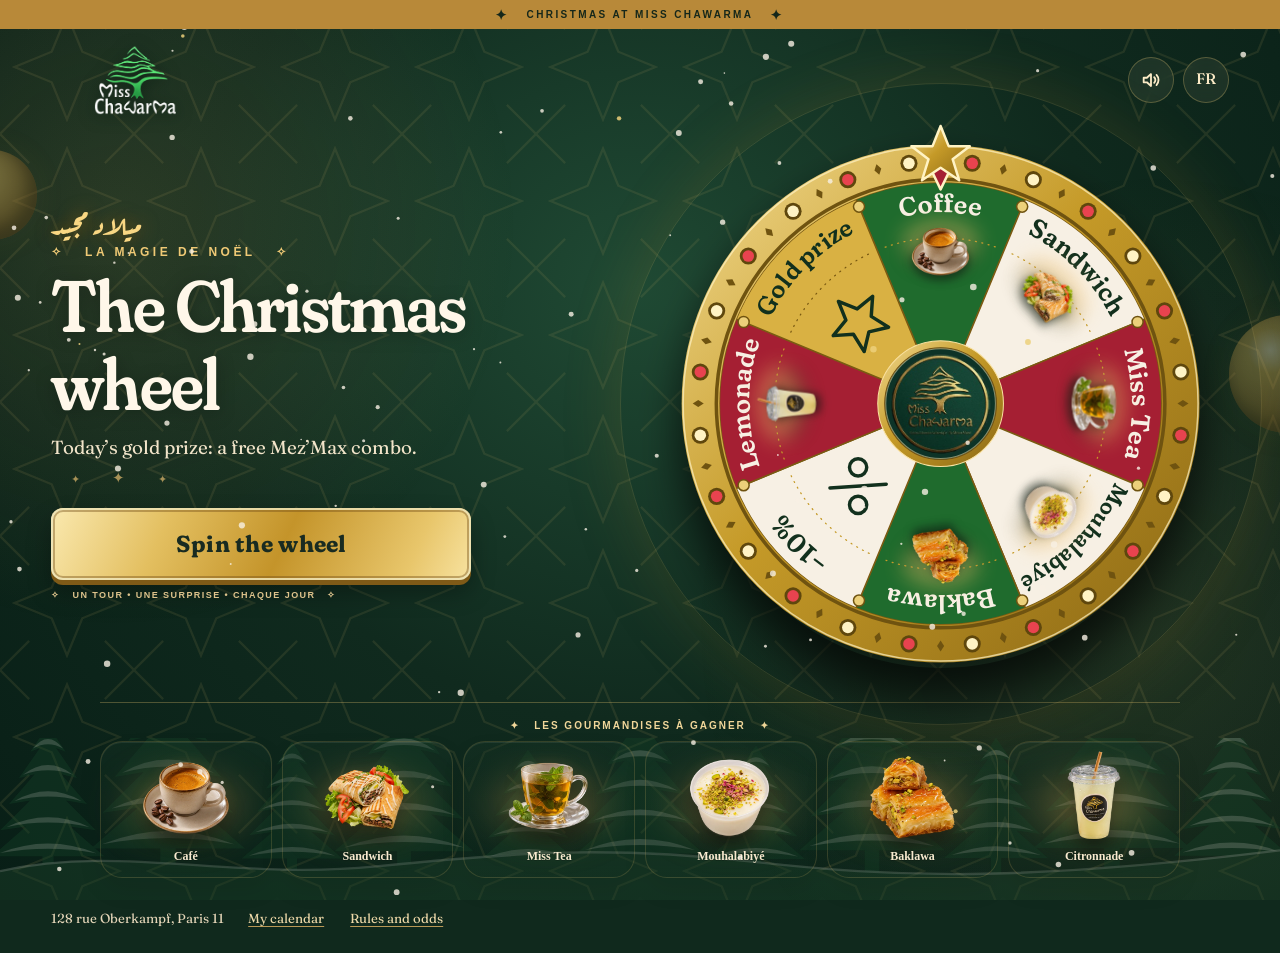
<file: frontend/index.html>
<!doctype html>
<html lang="fr">
  <head>
    <meta charset="utf-8" />
    <meta name="viewport" content="width=device-width, initial-scale=1" />
    <meta name="theme-color" content="#0f2a1a" />
    <title>La roue de Noël Miss Chawarma</title>
    <meta
      name="description"
      content="Tournez la roue de Noël de Miss Chawarma, 128 rue Oberkampf, Paris 11e. Chaque tour gagne."
    />
    <style>
      @font-face {
        font-family: "Fraunces";
        src: url([data-uri])
          format("woff2");
        font-weight: 100 900;
        font-display: swap;
      }
      @font-face {
        font-family: "Aref Ruqaa";
        src: url([data-uri])
          format("woff2");
        font-weight: 700;
        font-display: swap;
      }
      /* Layout : une seule scène sans défilement. Téléphone et iPad portrait empilés, iPad paysage et ordi en deux colonnes, le plateau de cuivre à droite. */
      :root {
        color-scheme: dark;
        --forest: #0f2a1a;
        --pine: #164f22;
        --green: #1f6b2d;
        --gold: #c59a28;
        --gold-light: #ecd07a;
        --cream: #f7f0e4;
        --pomegranate: #a51f33;
        --ink: #12301d;
        --display: "Fraunces", Georgia, "Times New Roman", serif;
        --chrome: 372px;
      }
      * {
        box-sizing: border-box;
      }
      html,
      body {
        height: 100%;
        margin: 0;
      }
      body {
        background: var(--forest);
        color: var(--cream);
        font-family: var(--display);
        font-size: 17px;
        line-height: 1.45;
        -webkit-tap-highlight-color: transparent;
        overflow-x: hidden;
      }
      button {
        font: inherit;
        color: inherit;
        cursor: pointer;
      }
      a {
        color: inherit;
      }
      :focus-visible {
        outline: 3px solid var(--gold-light);
        outline-offset: 3px;
        border-radius: 6px;
      }

      .tile {
        position: fixed;
        inset: 0;
        opacity: 0.07;
        background-size: 92px 92px;
        background-image: url("data:image/svg+xml,%3Csvg xmlns='http://www.w3.org/2000/svg' viewBox='0 0 92 92' fill='none' stroke='%23ecd07a' stroke-width='1.6'%3E%3Cpath d='M46 10l10.5 25.5L82 46 56.5 56.5 46 82 35.5 56.5 10 46l25.5-10.5z'/%3E%3Cpath d='M0 0l20 20M92 0L72 20M0 92l20-20M92 92L72 72'/%3E%3C/svg%3E");
      }
      #snow,
      .forest {
        position: fixed;
        left: 0;
        right: 0;
        pointer-events: none;
      }
      #snow {
        top: 0;
        width: 100%;
        height: 100%;
        z-index: 3;
      }
      .forest {
        bottom: 0;
        height: 27dvh;
        z-index: 0;
      }
      .forest svg {
        display: block;
        width: 100%;
        height: 100%;
      }

      .app {
        position: relative;
        z-index: 2;
        overflow: clip;
        min-height: 100%;
        display: grid;
        grid-template-rows: auto 1fr auto;
      }
      .top {
        display: flex;
        align-items: center;
        justify-content: space-between;
        padding: 12px 16px 4px;
      }
      .brand {
        font-style: normal;
        font-size: 1.3rem;
        font-weight: 600;
        letter-spacing: -0.01em;
        font-variation-settings:
          "SOFT" 100,
          "WONK" 1,
          "opsz" 40;
        text-decoration: none;
        color: var(--gold-light);
      }
      .tools {
        display: flex;
        gap: 6px;
      }
      .tool {
        min-width: 44px;
        height: 44px;
        display: grid;
        place-items: center;
        background: none;
        border: 0;
        color: var(--cream);
        font-size: 0.95rem;
        font-weight: 500;
        border-radius: 10px;
      }
      .tool svg {
        width: 22px;
        height: 22px;
      }

      .stage {
        display: grid;
        grid-template-areas: "intro" "wheel" "cta";
        justify-items: center;
        align-content: center;
        gap: clamp(8px, 1.5dvh, 22px);
        padding: 0 16px;
        text-align: center;
      }
      .intro {
        grid-area: intro;
        display: grid;
        gap: 2px;
      }
      .ar {
        margin: 0;
        font-family: "Aref Ruqaa", serif;
        font-weight: 700;
        font-size: 1.45rem;
        line-height: 1.15;
        color: var(--gold-light);
      }
      h1 {
        margin: 0;
        font-size: clamp(2.5rem, 11.5vw, 4.6rem);
        font-weight: 600;
        line-height: 1;
        letter-spacing: -0.025em;
        font-variation-settings:
          "SOFT" 100,
          "WONK" 1,
          "opsz" 144;
        text-wrap: balance;
      }
      .sub {
        margin: 6px auto 0;
        max-width: 30em;
        font-size: 1.05rem;
        font-weight: 400;
        color: #e8e2d2;
      }

      .wheel {
        grid-area: wheel;
        position: relative;
        width: min(90vw, calc(100dvh - var(--chrome)));
        min-width: 220px;
        aspect-ratio: 1;
        touch-action: none;
        user-select: none;
        -webkit-user-select: none;
        cursor: grab;
      }
      .wheel.dragging {
        cursor: grabbing;
      }
      .wheel::before {
        content: "";
        position: absolute;
        inset: -14%;
        border-radius: 50%;
        background: radial-gradient(
          closest-side,
          rgba(236, 208, 122, 0.3),
          rgba(236, 208, 122, 0)
        );
        pointer-events: none;
      }
      .wheel::after {
        content: "";
        position: absolute;
        inset: 6% 6% 3%;
        border-radius: 50%;
        box-shadow: 0 26px 50px rgba(0, 0, 0, 0.55);
        pointer-events: none;
      }
      .wheel svg {
        position: absolute;
        inset: 0;
        width: 100%;
        height: 100%;
        display: block;
        z-index: 1;
      }
      #rotor {
        will-change: transform;
      }
      #overlay {
        pointer-events: none;
        z-index: 2;
      }
      .label {
        font-family: var(--display);
        font-weight: 600;
        font-variation-settings:
          "SOFT" 100,
          "opsz" 40;
      }
      .bulb {
        transition: fill 0.08s linear;
      }
      #glow {
        opacity: 0;
      }
      #glow.on {
        animation: glow 0.34s ease-in-out 4 alternate;
      }
      @keyframes glow {
        to {
          opacity: 1;
        }
      }
      #flipper {
        transform-box: view-box;
        transform-origin: 0 -512px;
      }

      .cta {
        grid-area: cta;
        display: grid;
        gap: 6px;
        justify-items: center;
        width: 100%;
      }
      .spin {
        min-height: 62px;
        width: min(100%, 380px);
        padding: 0 30px;
        border: 0;
        border-radius: 16px;
        background: linear-gradient(180deg, #ecd07a, #c59a28 62%, #a87f18);
        color: var(--ink);
        font-size: 1.3rem;
        font-weight: 700;
        font-variation-settings:
          "SOFT" 100,
          "opsz" 40;
        box-shadow:
          inset 0 0 0 2px rgba(255, 247, 214, 0.65),
          inset 0 0 0 4px rgba(120, 86, 8, 0.5),
          0 7px 0 #6f5310,
          0 16px 26px rgba(0, 0, 0, 0.4);
        transition:
          transform 0.08s,
          box-shadow 0.08s,
          filter 0.2s;
      }
      .spin:active:not(:disabled) {
        transform: translateY(5px);
        box-shadow:
          inset 0 0 0 2px rgba(255, 247, 214, 0.65),
          inset 0 0 0 4px rgba(120, 86, 8, 0.5),
          0 2px 0 #6f5310,
          0 6px 12px rgba(0, 0, 0, 0.4);
      }
      .spin:disabled {
        filter: saturate(0.55) brightness(0.82);
        cursor: default;
      }
      .hint {
        margin: 6px 0 0;
        font-size: 0.95rem;
        font-style: italic;
        color: #e8e2d2;
      }
      @media (hover: hover) and (pointer: fine) {
        .hint {
          display: none;
        }
      }

      .foot {
        display: flex;
        flex-wrap: wrap;
        gap: 0 18px;
        justify-content: center;
        align-items: center;
        padding: 6px 16px calc(10px + env(safe-area-inset-bottom));
        font-size: 0.92rem;
      }
      .link {
        background: none;
        border: 0;
        padding: 8px 2px;
        text-decoration: underline;
        text-underline-offset: 3px;
        min-height: 44px;
      }

      /* iPad portrait */
      @media (min-width: 700px) and (min-height: 800px) {
        :root {
          --chrome: 400px;
        }
        .top {
          padding: 20px 32px 4px;
        }
        .brand {
          font-size: 1.6rem;
        }
        .ar {
          font-size: 1.9rem;
        }
        .sub {
          font-size: 1.25rem;
        }
        .spin {
          min-height: 72px;
          font-size: 1.5rem;
          width: min(100%, 440px);
        }
        .hint {
          font-size: 1.1rem;
        }
        .foot {
          font-size: 1.05rem;
        }
      }
      /* Paysage : iPad couché et ordi */
      @media (min-aspect-ratio: 5/4) and (min-width: 640px) {
        .stage {
          grid-template-areas: "intro wheel" "cta wheel";
          grid-template-columns: minmax(0, 1fr) auto;
          grid-template-rows: 1fr 1fr;
          justify-items: start;
          align-content: stretch;
          column-gap: clamp(24px, 5vw, 90px);
          row-gap: clamp(14px, 3dvh, 34px);
          width: 100%;
          max-width: 1320px;
          margin: 0 auto;
          padding: 0 clamp(20px, 5vw, 72px);
          text-align: left;
        }
        .intro {
          align-self: end;
          gap: 6px;
        }
        .cta {
          align-self: start;
          justify-items: start;
        }
        .wheel {
          align-self: center;
          width: min(52vw, calc(100dvh - 130px));
        }
        h1 {
          font-size: clamp(3rem, 7.6vw, 7.4rem);
          max-width: 6.2em;
          line-height: 0.96;
        }
        .sub {
          margin-left: 0;
          font-size: clamp(1.05rem, 1.7vw, 1.5rem);
          max-width: 23em;
        }
        .ar {
          font-size: clamp(1.5rem, 2.6vw, 2.6rem);
        }
        .foot {
          justify-content: flex-start;
          max-width: 1320px;
          width: 100%;
          margin: 0 auto;
          padding-left: clamp(20px, 5vw, 72px);
        }
        .top {
          max-width: 1320px;
          width: 100%;
          margin: 0 auto;
          padding-left: clamp(20px, 5vw, 72px);
          padding-right: clamp(20px, 5vw, 72px);
        }
      }
      /* Petits écrans : on garde le plateau et le bouton */
      @media (max-height: 690px) and (max-aspect-ratio: 5/4) {
        :root {
          --chrome: 290px;
        }
        .ar,
        .sub {
          display: none;
        }
        .spin {
          min-height: 56px;
        }
        .hint {
          display: none;
        }
      }
      @media (max-height: 520px) and (min-aspect-ratio: 5/4) {
        .sub,
        .ar,
        .hint {
          display: none;
        }
        h1 {
          font-size: 2.7rem;
        }
        .spin {
          min-height: 54px;
          font-size: 1.15rem;
        }
        .foot {
          display: none;
        }
        .wheel {
          width: min(46vw, calc(100dvh - 66px));
        }
        .top {
          padding-top: 6px;
          padding-bottom: 0;
        }
      }

      /* Ticket */
      dialog {
        border: 0;
        padding: 0;
        background: transparent;
        color: var(--ink);
        max-width: none;
        max-height: none;
        width: 100%;
        height: 100%;
        overflow: auto;
      }
      dialog::backdrop {
        background: rgba(6, 20, 12, 0.76);
      }
      dialog[open] {
        display: grid;
        place-items: center;
        padding: 16px;
      }
      #confetti {
        position: fixed;
        inset: 0;
        width: 100%;
        height: 100%;
        pointer-events: none;
        z-index: 5;
      }
      .ticket {
        position: relative;
        width: min(100%, 410px);
        background: var(--cream);
        border-radius: 20px;
        padding: 30px 24px 20px;
        text-align: center;
        box-shadow: 0 30px 70px rgba(0, 0, 0, 0.6);
        display: grid;
        gap: 12px;
        -webkit-mask:
          radial-gradient(circle 13px at 0 var(--cut), transparent 98%, #000)
            left/51% 100% no-repeat,
          radial-gradient(circle 13px at 100% var(--cut), transparent 98%, #000)
            right/51% 100% no-repeat;
        mask:
          radial-gradient(circle 13px at 0 var(--cut), transparent 98%, #000)
            left/51% 100% no-repeat,
          radial-gradient(circle 13px at 100% var(--cut), transparent 98%, #000)
            right/51% 100% no-repeat;
        --cut: 62%;
      }
      dialog[open] .ticket {
        animation: land 0.6s cubic-bezier(0.2, 1.3, 0.4, 1);
      }
      @keyframes land {
        from {
          transform: translateY(40px) scale(0.82) rotate(-3deg);
          opacity: 0;
        }
      }
      .close {
        position: absolute;
        top: 6px;
        right: 6px;
        width: 44px;
        height: 44px;
        background: none;
        border: 0;
        display: grid;
        place-items: center;
        color: var(--ink);
      }
      .close svg {
        width: 20px;
        height: 20px;
      }
      .medal {
        width: 96px;
        height: 96px;
        margin: 0 auto;
        border-radius: 50%;
        background: var(--green);
        color: var(--cream);
        display: grid;
        place-items: center;
        box-shadow:
          0 0 0 3px var(--cream),
          0 0 0 6px var(--gold);
      }
      .medal svg {
        width: 62px;
        height: 62px;
      }
      .medal.is-gold {
        background: linear-gradient(145deg, #ecd07a, #c59a28 60%, #a87f18);
        color: var(--ink);
      }
      .won {
        margin: 4px 0 0;
        font-size: 1.05rem;
        font-style: italic;
        color: var(--pomegranate);
      }
      .prize {
        margin: 0;
        font-size: clamp(1.8rem, 8vw, 2.3rem);
        line-height: 1.05;
        font-weight: 600;
        letter-spacing: -0.02em;
        font-variation-settings:
          "SOFT" 100,
          "WONK" 1,
          "opsz" 144;
        text-wrap: balance;
      }
      .terms {
        margin: 0;
        font-size: 0.98rem;
        line-height: 1.35;
        color: #3a4f40;
      }
      .rip {
        border: 0;
        border-top: 2px dashed #b9ab8c;
        margin: 2px 0 0;
        width: 100%;
      }
      .codebox {
        position: relative;
        overflow: hidden;
        background: var(--ink);
        color: var(--gold-light);
        border-radius: 12px;
        padding: 10px 12px 8px;
      }
      .codebox::after {
        content: "";
        position: absolute;
        top: 0;
        bottom: 0;
        width: 38%;
        left: -40%;
        background: linear-gradient(
          100deg,
          transparent,
          rgba(255, 244, 205, 0.34),
          transparent
        );
        animation: sheen 2.6s linear infinite;
      }
      @keyframes sheen {
        to {
          left: 110%;
        }
      }
      .code {
        font-size: 1.9rem;
        font-weight: 700;
        letter-spacing: 0.07em;
        font-variant-numeric: tabular-nums;
        line-height: 1.1;
      }
      .clock {
        font-size: 0.92rem;
        color: var(--cream);
        font-variant-numeric: tabular-nums;
      }
      .staff {
        min-height: 50px;
        background: none;
        border: 2px solid var(--ink);
        border-radius: 12px;
        color: var(--ink);
        font-size: 1rem;
        font-weight: 600;
        padding: 6px 12px;
      }
      .staffform {
        display: grid;
        gap: 6px;
        text-align: left;
        font-size: 1rem;
      }
      .staffform[hidden] {
        display: none;
      }
      .pinrow {
        display: flex;
        gap: 8px;
      }
      .pinrow input {
        flex: 1;
        min-width: 0;
      }
      .pinrow button {
        min-height: 50px;
        padding: 0 18px;
        border: 0;
        border-radius: 12px;
        background: var(--ink);
        color: var(--cream);
        font-weight: 600;
      }
      input[type="text"],
      input[type="password"] {
        width: 100%;
        height: 52px;
        padding: 0 14px;
        border: 2px solid var(--ink);
        border-radius: 12px;
        background: #fffdf7;
        color: var(--ink);
        font: inherit;
        font-size: 1.1rem;
      }
      .err {
        margin: 0;
        color: var(--pomegranate);
        font-size: 0.98rem;
        line-height: 1.3;
        font-weight: 500;
      }
      .err:empty {
        display: none;
      }
      .after {
        display: flex;
        flex-wrap: wrap;
        justify-content: center;
        gap: 0 20px;
        font-size: 0.98rem;
      }
      .after a,
      .after button {
        display: inline-flex;
        align-items: center;
        min-height: 44px;
        background: none;
        border: 0;
        padding: 0;
        text-decoration: underline;
        text-underline-offset: 3px;
        color: var(--ink);
      }
      .after [hidden] {
        display: none;
      }
      @media (max-aspect-ratio: 5/4) {
        html[lang="en"] h1 {
          font-size: clamp(2.1rem, 9vw, 4.6rem);
        }
      }
      .brand img {
        display: block;
        height: 60px;
        width: auto;
        margin: -8px 0;
      }
      @media (min-width: 700px) and (min-height: 800px),
        (min-aspect-ratio: 5/4) and (min-width: 640px) {
        .brand img {
          height: 78px;
          margin: -12px 0;
        }
      }
      @media (max-height: 520px) {
        .brand img {
          height: 44px;
          margin: 0;
        }
      }
      .stamp {
        position: absolute;
        left: 50%;
        top: 24%;
        transform: translate(-50%, -50%) rotate(-14deg);
        padding: 4px 22px;
        border: 5px solid var(--pomegranate);
        border-radius: 12px;
        color: var(--pomegranate);
        font-size: 2.9rem;
        font-weight: 800;
        font-variation-settings:
          "SOFT" 0,
          "opsz" 144;
        background: rgba(247, 240, 228, 0.74);
        display: none;
      }
      .ticket.used .stamp {
        display: block;
        animation: stamp 0.28s cubic-bezier(0.3, 1.4, 0.5, 1);
      }
      .ticket.used .staff,
      .ticket.used .staffform,
      .ticket.used .codebox::after {
        display: none;
      }
      @keyframes stamp {
        from {
          transform: translate(-50%, -50%) rotate(-14deg) scale(2.4);
          opacity: 0;
        }
      }

      /* Règlement */
      .sheet {
        position: relative;
        width: min(100%, 520px);
        background: var(--cream);
        border-radius: 20px;
        padding: 26px 24px 22px;
        display: grid;
        gap: 12px;
        max-height: calc(100dvh - 32px);
        overflow: auto;
      }
      .sheet h2 {
        margin: 0;
        padding-right: 40px;
        font-size: 1.7rem;
        line-height: 1.1;
        font-weight: 600;
        font-variation-settings:
          "SOFT" 100,
          "WONK" 1,
          "opsz" 144;
      }
      .odds {
        width: 100%;
        border-collapse: collapse;
        font-size: 1.02rem;
      }
      .odds td {
        padding: 7px 0;
        border-bottom: 1px solid #d9cfba;
      }
      .odds td:last-child {
        text-align: right;
        font-variant-numeric: tabular-nums;
        white-space: nowrap;
        padding-left: 12px;
      }
      .sheet ul {
        margin: 0;
        padding-left: 1.1em;
        display: grid;
        gap: 5px;
        font-size: 0.98rem;
        line-height: 1.35;
      }

      .why {
        margin: 0;
        font-size: 1rem;
        line-height: 1.35;
        color: #3a4f40;
      }
      .fields {
        display: grid;
        gap: 8px;
        font-size: 1rem;
      }
      .fields[hidden] {
        display: none;
      }
      .fields > label {
        font-weight: 600;
      }
      .check {
        display: flex;
        flex-wrap: wrap;
        align-items: center;
        gap: 0 6px;
        min-height: 44px;
        line-height: 1.3;
      }
      .check input {
        width: 24px;
        height: 24px;
        margin: 0 6px 0 0;
        accent-color: var(--green);
        flex: none;
      }
      .check:has(#offers) {
        flex-wrap: nowrap;
      }
      .inline {
        background: none;
        border: 0;
        padding: 0;
        color: var(--ink);
        text-decoration: underline;
        text-underline-offset: 3px;
        font-size: 1rem;
        min-height: 32px;
      }
      .inline.center {
        justify-self: center;
        min-height: 44px;
      }
      .inline[hidden] {
        display: none;
      }
      .sheet .spin {
        width: 100%;
        min-height: 58px;
        font-size: 1.2rem;
        box-shadow:
          inset 0 0 0 2px rgba(255, 247, 214, 0.65),
          inset 0 0 0 4px rgba(120, 86, 8, 0.5),
          0 5px 0 #6f5310;
      }
      .sheet {
        color: var(--ink);
      }
      .cal {
        display: grid;
        grid-template-columns: repeat(7, minmax(0, 1fr));
        gap: 5px;
      }
      .wd {
        text-align: center;
        font-size: 0.92rem;
        font-weight: 600;
        color: #3a4f40;
      }
      .day {
        position: relative;
        aspect-ratio: 1;
        min-height: 40px;
        border-radius: 9px;
        background: #ebe2cf;
        border: 0;
        padding: 3px 0 0 5px;
        color: var(--ink);
        font: inherit;
        font-size: 0.92rem;
        font-variant-numeric: tabular-nums;
        text-align: left;
        line-height: 1;
      }
      .day.past:not(.has) {
        background: transparent;
        color: #8a8574;
        box-shadow: inset 0 0 0 1px #d9cfba;
      }
      .day.today {
        box-shadow: 0 0 0 3px var(--gold);
        font-weight: 700;
        background: #fff7dd;
      }
      .day.has {
        background: var(--green);
        color: var(--cream);
      }
      .day.has.isgold {
        background: linear-gradient(145deg, #ecd07a, #c59a28);
        color: var(--ink);
      }
      .day.has.served {
        background: #c9c2ae;
        color: var(--ink);
      }
      .day svg {
        position: absolute;
        right: 3px;
        bottom: 3px;
        width: 58%;
        height: 58%;
      }

      @media (prefers-reduced-motion: reduce) {
        .codebox::after {
          animation: none;
        }
        dialog[open] .ticket,
        .ticket.used .stamp,
        #glow.on {
          animation: none;
        }
        #glow.on {
          opacity: 1;
        }
      }
    </style>
    <link rel="stylesheet" href="christmas-luxe.css" />
  </head>
  <body>
    <div class="tile" aria-hidden="true"></div>
    <div class="festive-top" aria-hidden="true">
      <span>✦</span> CHRISTMAS AT MISS CHAWARMA <span>✦</span>
    </div>
    <div class="ornament ornament-a" aria-hidden="true"></div>
    <div class="ornament ornament-b" aria-hidden="true"></div>
    <div class="forest" id="forest" aria-hidden="true"></div>
    <canvas id="snow" aria-hidden="true"></canvas>

    <div class="app">
      <header class="top">
        <a class="brand" href="https://misschawarma.fr"
          ><img src="logo-titre.png" alt="Miss Chawarma"
        /></a>
        <div class="tools">
          <button class="tool" id="sound" type="button"></button>
          <button class="tool" id="lang" type="button"></button>
        </div>
      </header>

      <main class="stage">
        <div class="intro">
          <p class="ar" lang="ar" dir="rtl">ميلاد مجيد</p>
          <p class="eyebrow">✧ &nbsp; LA MAGIE DE NOËL &nbsp; ✧</p>
          <h1 id="title"></h1>
          <p class="sub" id="sub"></p>
          <div class="gold-sparkles" aria-hidden="true">✦ <span>✦</span> ✦</div>
        </div>

        <div class="wheel" id="wheel">
          <div class="wheel-halo" aria-hidden="true"></div>
          <svg
            id="rotor"
            viewBox="-560 -560 1120 1120"
            aria-hidden="true"
          ></svg>
          <svg
            id="overlay"
            viewBox="-560 -560 1120 1120"
            aria-hidden="true"
          ></svg>
        </div>

        <div class="cta">
          <button class="spin" id="spin" type="button"></button>
          <p class="hint" id="hint"></p>
          <p class="tiny-rule">
            ✧ &nbsp; UN TOUR • UNE SURPRISE • CHAQUE JOUR &nbsp; ✧
          </p>
        </div>
        <section class="treats" aria-label="Les gourmandises de Miss Chawarma">
          <p class="treats-heading">
            ✦ &nbsp; LES GOURMANDISES À GAGNER &nbsp; ✦
          </p>
          <div class="treats-gallery">
            <div class="treat">
              <img src="assets/cafe.webp" alt="Vrai café Miss Chawarma" /><span
                >Café</span
              >
            </div>
            <div class="treat">
              <img
                src="assets/sandwich.webp"
                alt="Vrai sandwich libanais"
              /><span>Sandwich</span>
            </div>
            <div class="treat">
              <img src="assets/tea.webp" alt="Vrai thé à la menthe" /><span
                >Miss Tea</span
              >
            </div>
            <div class="treat">
              <img
                src="assets/mouha.webp"
                alt="Vraie mouhalabiyé à la pistache"
              /><span>Mouhalabiyé</span>
            </div>
            <div class="treat">
              <img src="assets/baklawa.webp" alt="Vraie baklawa" /><span
                >Baklawa</span
              >
            </div>
            <div class="treat">
              <img
                src="assets/lemon.webp"
                alt="Vraie citronnade Miss Chawarma"
              /><span>Citronnade</span>
            </div>
          </div>
        </section>
      </main>

      <footer class="foot">
        <span id="addr">128 rue Oberkampf, Paris 11e</span>
        <button class="link" id="openCal" type="button" hidden></button>
        <button class="link" id="openRules" type="button"></button>
      </footer>
    </div>
    <div
      id="live"
      class="sr"
      aria-live="polite"
      style="
        position: fixed;
        top: 0;
        left: 0;
        width: 1px;
        height: 1px;
        overflow: hidden;
        clip-path: inset(50%);
      "
    ></div>

    <dialog id="ticketDlg" aria-labelledby="prizeName">
      <canvas id="confetti" aria-hidden="true"></canvas>
      <article class="ticket" id="ticket">
        <button class="close" id="closeTicket" type="button" autofocus>
          <svg
            viewBox="0 0 24 24"
            fill="none"
            stroke="currentColor"
            stroke-width="2.4"
            stroke-linecap="round"
            aria-hidden="true"
          >
            <path d="M5 5l14 14M19 5L5 19" />
          </svg>
        </button>
        <div class="ticket-product" id="ticketProduct">
          <div class="ticket-product-halo" aria-hidden="true"></div>
          <div class="medal" id="medal"></div>
          <img class="ticket-photo" id="ticketPhoto" alt="" hidden />
          <div
            class="ticket-discount"
            id="ticketDiscount"
            hidden
            aria-label="Réduction de 10 pour cent"
          >
            −10<span>%</span>
          </div>
        </div>
        <p class="won" id="won"></p>
        <h2 class="prize" id="prizeName"></h2>
        <p class="terms" id="terms"></p>
        <hr class="rip" />
        <div class="codebox">
          <div class="code" id="code"></div>
          <div class="clock" id="clock"></div>
        </div>
        <button class="staff" id="staffOpen" type="button"></button>
        <form class="staffform" id="staffForm" hidden autocomplete="off">
          <label for="pin" id="pinLabel"></label>
          <div class="pinrow">
            <input
              id="pin"
              type="password"
              inputmode="numeric"
              pattern="[0-9]*"
              maxlength="6"
              required
              autocomplete="off"
            /><button id="pinGo" type="submit"></button>
          </div>
          <p class="err" id="pinErr" role="alert"></p>
        </form>
        <div class="after">
          <a id="book" href="https://misschawarma.fr/book-a-table"></a>
          <a id="menu" href="https://misschawarma.fr/menu"></a>
          <a
            class="review"
            href="https://search.google.com/local/writereview?placeid=ChIJ6TzJLOtt5kcRZ9B6Zj-28qc"
            target="_blank"
            rel="noopener"
            >Merci de votre visite ! Donnez votre avis sur Google</a
          >
          <button id="replay" type="button" hidden></button>
        </div>
        <div class="stamp" id="stamp"></div>
      </article>
    </dialog>

    <dialog id="joinDlg" aria-labelledby="joinTitle">
      <form class="sheet" id="joinForm" novalidate>
        <button class="close" id="closeJoin" type="button">
          <svg
            viewBox="0 0 24 24"
            fill="none"
            stroke="currentColor"
            stroke-width="2.4"
            stroke-linecap="round"
            aria-hidden="true"
          >
            <path d="M5 5l14 14M19 5L5 19" />
          </svg>
        </button>
        <h2 id="joinTitle"></h2>
        <p class="why" id="joinWhy"></p>
        <div class="fields" id="stepContact">
          <label for="contact" id="contactLabel"></label>
          <input
            id="contact"
            type="text"
            inputmode="email"
            autocomplete="username"
            autocapitalize="off"
            spellcheck="false"
            maxlength="254"
          />
          <div class="check">
            <input id="accept" type="checkbox" /><label for="accept"
              ><span id="acceptText"></span
            ></label>
            <button type="button" class="inline" id="acceptLink"></button>
          </div>
          <div class="check">
            <input id="offers" type="checkbox" /><label
              for="offers"
              id="offersText"
            ></label>
          </div>
        </div>
        <div class="fields" id="stepCode" hidden>
          <label for="otp" id="otpLabel"></label>
          <input
            id="otp"
            type="text"
            inputmode="numeric"
            pattern="[0-9]*"
            maxlength="6"
            autocomplete="one-time-code"
          />
          <p class="why" id="demoHint" hidden></p>
        </div>
        <p class="err" id="joinErr" role="alert"></p>
        <button class="spin" id="joinSubmit" type="submit"></button>
        <button
          class="inline center"
          id="joinBack"
          type="button"
          hidden
        ></button>
      </form>
    </dialog>

    <dialog id="calDlg" aria-labelledby="calTitle">
      <section class="sheet">
        <button class="close" id="closeCal" type="button" autofocus>
          <svg
            viewBox="0 0 24 24"
            fill="none"
            stroke="currentColor"
            stroke-width="2.4"
            stroke-linecap="round"
            aria-hidden="true"
          >
            <path d="M5 5l14 14M19 5L5 19" />
          </svg>
        </button>
        <h2 id="calTitle"></h2>
        <p class="why" id="calGold"></p>
        <div class="cal" id="calGrid"></div>
        <p class="why" id="calHelp"></p>
      </section>
    </dialog>

    <dialog id="rulesDlg" aria-labelledby="rulesTitle">
      <section class="sheet">
        <button class="close" id="closeRules" type="button" autofocus>
          <svg
            viewBox="0 0 24 24"
            fill="none"
            stroke="currentColor"
            stroke-width="2.4"
            stroke-linecap="round"
            aria-hidden="true"
          >
            <path d="M5 5l14 14M19 5L5 19" />
          </svg>
        </button>
        <h2 id="rulesTitle"></h2>
        <table class="odds">
          <tbody id="odds"></tbody>
        </table>
        <ul id="rulesList"></ul>
      </section>
    </dialog>

    <script>
      /* ───────── À RÉGLER ───────── */
      const CONFIG = {
        api: "https://miss-chawarma-noel.onrender.com", // adresse du service Render
        wheel: [
          // affichage seulement : le tirage se fait sur le serveur
          {
            id: "cafe",
            fill: "green",
            icon: "cafe",
            fr: { w: "Café" },
            en: { w: "Coffee" },
          },
          {
            id: "sandwich",
            fill: "cream",
            icon: "sandwich",
            fr: { w: "Sandwich" },
            en: { w: "Sandwich" },
          },
          {
            id: "tea",
            fill: "red",
            icon: "tea",
            fr: { w: "Miss Tea" },
            en: { w: "Miss Tea" },
          },
          {
            id: "mouha",
            fill: "cream",
            icon: "mouha",
            fr: { w: "Mouhalabiyé" },
            en: { w: "Mouhalabiyé" },
          },
          {
            id: "baklawa",
            fill: "green",
            icon: "baklawa",
            fr: { w: "Baklawa" },
            en: { w: "Baklawa" },
          },
          {
            id: "promo",
            fill: "cream",
            icon: "promo",
            fr: { w: "−10 %" },
            en: { w: "−10%" },
          },
          {
            id: "lemon",
            fill: "red",
            icon: "lemon",
            fr: { w: "Citronnade" },
            en: { w: "Lemonade" },
          },
          {
            id: "gold",
            fill: "gold",
            icon: "gold",
            fr: { w: "Lot en or" },
            en: { w: "Gold prize" },
          },
        ],
      };
      /* ──────────────────────────── */

      // Sur le vrai domaine : API réelle. Ailleurs : API de test avec ?api=, sinon démonstration sans serveur.
      const IS_PROD = /(^|\.)misschawarma\.fr$/.test(location.hostname);
      const API = IS_PROD
        ? CONFIG.api
        : new URLSearchParams(location.search).get("api");
      const DEMO = !API;

      const TXT = {
        fr: {
          title: "La roue de Noël",
          spin: "Lancer la roue",
          loading: "Chargement…",
          waking: "La roue se réveille…",
          retry: "Réessayer",
          spinning: "La roue tourne…",
          view: "Voir mon cadeau",
          ended: "Le jeu est terminé",
          opens: (d) => `Ouverture le ${d}`,
          hint: "Ou lancez-la d’un coup de doigt",
          rules: "Règlement et chances",
          calendar: "Mon calendrier",
          goldToday: (l) => `Lot en or du jour : ${l}.`,
          goldGone: "Le lot en or du jour est parti, mais chaque tour gagne.",
          next: "Prochain tour demain.",
          endedSub: "Merci d’avoir joué avec nous.",
          beforeSub: "Un tour par jour, et chaque tour gagne.",
          offline: "Connexion impossible. Vérifiez le réseau, puis réessayez.",
          won: "Joyeux Noël, vous gagnez",
          wonGold: "Lot en or ! Joyeux Noël, vous gagnez",
          terms: (d) =>
            `À montrer au comptoir avec une commande, sur place, jusqu’au ${d}.`,
          staff: "Équipe : valider ce cadeau",
          pin: "Code équipe",
          confirm: "Valider",
          used: "Servi",
          book: "Réserver une table",
          menu: "Voir la carte",
          replay: "Rejouer (test)",
          now: "Il est",
          lang: "EN",
          langName: "Switch to English",
          soundOn: "Couper le son",
          soundOff: "Activer le son",
          close: "Fermer",
          rulesTitle: "Règlement et chances",
          goldRow: "Lot en or du jour",
          goldOdds: "1 max par jour",
          joinTitle: "Votre numéro ou email",
          joinWhy:
            "Il sert à limiter le jeu à un tour par personne et par jour.",
          contact: "Mobile français ou email",
          accept: "J’accepte le",
          acceptLink: "règlement du jeu",
          offers: "Je veux recevoir les offres de Miss Chawarma (facultatif).",
          sendCode: "Recevoir mon code",
          go: "Lancer la roue",
          codeTitle: "Entrez le code reçu",
          codeWhy: (c) =>
            c === "email"
              ? "Nous venons de l’envoyer par email. Il expire dans 10 minutes."
              : "Nous venons de l’envoyer par SMS. Il expire dans 10 minutes.",
          codeLabel: "Code à 6 chiffres",
          back: "Changer de contact",
          demoCode: "Démonstration : le code est 123456",
          calTitle: "Mon calendrier",
          calHelp: "Un tour par jour. Touchez un cadeau pour le revoir.",
          week: ["L", "M", "M", "J", "V", "S", "D"],
          dayLabel: (n, s) => `${n} décembre${s ? ", " + s : ""}`,
          sToday: "aujourd’hui",
          sServed: "cadeau servi",
          sGift: "cadeau à utiliser",
          list: (a, b) => [
            `Jeu ouvert du ${a} au ${b} 2026 inclus, un tour par personne et par jour.`,
            "Le lot en or est attribué au hasard, une seule fois par jour au maximum. Les autres tours donnent un lot du tableau.",
            `Lot valable une fois, sur place, avec une commande, jusqu’au ${b}, chez Miss Chawarma, 128 rue Oberkampf, Paris 11e.`,
            "Lot ni échangeable, ni remboursable, ni cumulable avec une autre offre.",
            "Allergènes : demandez à l’équipe avant de commander.",
            "Votre numéro ou email sert uniquement à limiter le jeu. Il est gardé sous forme d’empreinte illisible puis supprimé après le jeu. Si vous acceptez les offres, il est conservé pour vous les envoyer, et vous pouvez demander sa suppression au restaurant ou au +33 1 42 52 60 48.",
            "Organisateur : MAISON MEZZÉ, SASU, RCS Paris 100 753 755.",
          ],
          locale: "fr-FR",
          err: {
            invalid_contact:
              "Entrez un mobile français (06 ou 07) ou un email valide.",
            too_many_codes: "Trop de codes demandés. Réessayez dans une heure.",
            send_failed:
              "Le code n’a pas pu être envoyé. Vérifiez le contact ou essayez un email.",
            code_wrong: "Ce code est incorrect. Vérifiez-le et réessayez.",
            code_expired: "Ce code a expiré. Demandez-en un nouveau.",
            code_locked: "Trop d’essais. Demandez un nouveau code.",
            code_required: "Entrez le code reçu.",
            rules_required: "Cochez le règlement pour jouer.",
            contact_required: "Entrez votre numéro ou email.",
            game_closed: "Le jeu n’est pas ouvert aujourd’hui.",
            too_many_plays:
              "Trop de tours depuis ce réseau aujourd’hui. Réessayez sur la 4G.",
            try_again: "Un problème est survenu. Réessayez.",
            use_first_device:
              "Rejouez depuis le téléphone utilisé la première fois.",
            session_lost: "Entrez de nouveau votre contact pour jouer.",
            network:
              "Connexion impossible. Vérifiez le réseau, puis réessayez.",
            pin_wrong: "Code équipe incorrect.",
            pin_locked:
              "Trop d’essais. Validez ce cadeau depuis le back-office.",
            already_redeemed: "Ce cadeau a déjà été servi.",
            unknown_code: "Ce cadeau est introuvable.",
            expired: "Ce cadeau a expiré.",
          },
        },
        en: {
          title: "The Christmas wheel",
          spin: "Spin the wheel",
          loading: "Loading…",
          waking: "Waking the wheel…",
          retry: "Try again",
          spinning: "Spinning…",
          view: "See my gift",
          ended: "The game has ended",
          opens: (d) => `Opens on ${d}`,
          hint: "Or flick it with your finger",
          rules: "Rules and odds",
          calendar: "My calendar",
          goldToday: (l) => `Today’s gold prize: ${l}.`,
          goldGone: "Today’s gold prize is gone, but every spin wins.",
          next: "Next spin tomorrow.",
          endedSub: "Thank you for playing with us.",
          beforeSub: "One spin a day, and every spin wins.",
          offline: "Can’t connect. Check your network, then try again.",
          won: "Merry Christmas, you win",
          wonGold: "Gold prize! Merry Christmas, you win",
          terms: (d) =>
            `Show this at the counter with an order, dine-in, until ${d}.`,
          staff: "Staff: validate this gift",
          pin: "Staff code",
          confirm: "Validate",
          used: "Served",
          book: "Book a table",
          menu: "See the menu",
          replay: "Replay (test)",
          now: "It is",
          lang: "FR",
          langName: "Passer en français",
          soundOn: "Mute sound",
          soundOff: "Turn sound on",
          close: "Close",
          rulesTitle: "Rules and odds",
          goldRow: "Today’s gold prize",
          goldOdds: "Max 1 a day",
          joinTitle: "Your number or email",
          joinWhy: "It limits the game to one spin per person per day.",
          contact: "French mobile or email",
          accept: "I accept the",
          acceptLink: "game rules",
          offers: "Send me Miss Chawarma offers (optional).",
          sendCode: "Get my code",
          go: "Spin the wheel",
          codeTitle: "Enter the code you received",
          codeWhy: (c) =>
            c === "email"
              ? "We just emailed it. It expires in 10 minutes."
              : "We just texted it. It expires in 10 minutes.",
          codeLabel: "6-digit code",
          back: "Change contact",
          demoCode: "Demo: the code is 123456",
          calTitle: "My calendar",
          calHelp: "One spin a day. Tap a gift to see it again.",
          week: ["M", "T", "W", "T", "F", "S", "S"],
          dayLabel: (n, s) => `December ${n}${s ? ", " + s : ""}`,
          sToday: "today",
          sServed: "gift served",
          sGift: "gift to use",
          list: (a, b) => [
            `Game open from ${a} to ${b} 2026 inclusive, one spin per person per day.`,
            "The gold prize is awarded at random, at most once a day. Other spins give a prize from the table.",
            `Prize valid once, dine-in, with an order, until ${b}, at Miss Chawarma, 128 rue Oberkampf, Paris 11.`,
            "Prize cannot be exchanged, refunded or combined with another offer.",
            "Allergens: ask the team before ordering.",
            "Your number or email is only used to limit the game. It is kept as an unreadable fingerprint, then deleted after the game. If you accept offers, it is kept to send them, and you can ask the restaurant to delete it at +33 1 42 52 60 48.",
            "Organiser: MAISON MEZZÉ, SASU, RCS Paris 100 753 755.",
          ],
          locale: "en-GB",
          err: {
            invalid_contact:
              "Enter a French mobile (06 or 07) or a valid email.",
            too_many_codes: "Too many codes requested. Try again in an hour.",
            send_failed:
              "The code could not be sent. Check the contact or try an email.",
            code_wrong: "That code is wrong. Check it and try again.",
            code_expired: "That code has expired. Request a new one.",
            code_locked: "Too many attempts. Request a new code.",
            code_required: "Enter the code you received.",
            rules_required: "Tick the rules to play.",
            contact_required: "Enter your number or email.",
            game_closed: "The game is not open today.",
            too_many_plays:
              "Too many spins from this network today. Try on mobile data.",
            try_again: "Something went wrong. Try again.",
            use_first_device: "Play again from the phone you used first.",
            session_lost: "Enter your contact again to play.",
            network: "Can’t connect. Check your network, then try again.",
            pin_wrong: "Wrong staff code.",
            pin_locked:
              "Too many attempts. Validate this gift from the back office.",
            already_redeemed: "This gift has already been served.",
            unknown_code: "This gift can’t be found.",
            expired: "This gift has expired.",
          },
        },
      };

      const ICONS = {
        cafe: `<path d="M22 40h46v20a20 20 0 0 1-20 20h-6a20 20 0 0 1-20-20z"/><path d="M68 46h6a10 10 0 0 1 0 20h-8"/><path d="M36 30c-5-6 5-9 0-16M52 30c-5-6 5-9 0-16"/><path d="M14 90h64"/>`,
        knefeh: `<ellipse cx="50" cy="48" rx="39" ry="20"/><path d="M11 48v12c0 12 17 22 39 22s39-10 39-22V48"/><path d="M36 44h.1M50 52h.1M63 44h.1M45 39h.1M58 54h.1M30 53h.1M70 53h.1" stroke-width="9"/>`,
        tea: `<path d="M30 32h40l-6 52a6 6 0 0 1-6 5H42a6 6 0 0 1-6-5z"/><path d="M33 52h34"/><path d="M56 32c1-14 14-20 26-18 0 13-11 23-26 18z"/><path d="M60 29c5-5 10-8 16-11"/>`,
        mouha: `<path d="M12 50h76c0 24-17 38-38 38S12 74 12 50z"/><path d="M50 40c-5-8-5-16 0-24 5 8 5 16 0 24zM50 40c-9-1-15-6-18-14 9 1 15 6 18 14zM50 40c9-1 15-6 18-14-9 1-15 6-18 14z"/>`,
        baklawa: `<path d="M50 10l40 40-40 40-40-40z"/><path d="M50 30l20 20-20 20-20-20z"/><path d="M50 50h.1" stroke-width="12"/>`,
        promo: `<path d="M78 18L22 82"/><circle cx="30" cy="30" r="13"/><circle cx="70" cy="70" r="13"/>`,
        lemon: `<circle cx="50" cy="50" r="40"/><circle cx="50" cy="50" r="30"/><path d="M50 20v60M24 35l52 30M24 65l52-30"/>`,
        gold: `<path d="M50 8l12 28 30 3-23 20 7 30-26-16-26 16 7-30L8 39l30-3z"/>`,
        sandwich: `<path d="M24 46c-7-10 3-15 6-23 7 5 10-8 20-5 10-3 13 10 20 5 3 8 13 13 6 23"/><path d="M36 34v12M50 28v18M64 34v12"/><path d="M20 46h60l-9 40a6 6 0 0 1-6 4H35a6 6 0 0 1-6-4z"/><path d="M25 66l28 24M75 66 53 90"/>`,
      };

      const COLORS = {
        green: ["#1f6b2d", "#f7f0e4"],
        red: ["#a51f33", "#f7f0e4"],
        cream: ["#f7f0e4", "#12301d"],
        gold: ["#d9b143", "#12301d"],
      };
      // Images réelles des lots classiques (déjà fournies).
      const PRIZE_PHOTOS = {
        cafe: "assets/cafe.webp",
        sandwich: "assets/sandwich.webp",
        tea: "assets/tea.webp",
        mouha: "assets/mouha.webp",
        baklawa: "assets/baklawa.webp",
        lemon: "assets/lemon.webp",
      };
      // Lots en or : l'ID reste toujours "gold", mais le nom du lot change
      // chaque jour. Ajoutez simplement les fichiers dans frontend/assets/gold/.
      const normalizePrizeName = (name) =>
        String(name || "")
          .normalize("NFD")
          .replace(/[\u0300-\u036f]/g, "")
          .toLowerCase()
          .replace(/[’‘]/g, "'")
          .replace(/\s+/g, " ")
          .trim();
      const GOLD_PRIZE_PHOTOS = Object.fromEntries(
        [
          ["Le menu Tarbouch offert", "menu-tarbouch.webp"],
          ["Un knefeh offert", "knefeh.webp"],
          ["Un café gourmand offert", "cafe-gourmand.webp"],
          ["Le menu Mez'Mix offert", "menu-mezmix.webp"],
          ["Le Mrs.bowl offert", "mrs-bowl.webp"],
          ["Le menu Miss offert", "menu-miss.webp"],
          ["Le plat chawarma poulet offert", "plat-chawarma-poulet.webp"],
          ["Le menu Mez'Max offert", "menu-mezmax.webp"],
          ["Le Mr. Tarbouch offert", "mr-tarbouch.webp"],
          ["Le Mezze Royal offert", "mezze-royal.webp"],
          ["Le plat Miss Chawarma offert", "plat-miss-chawarma.webp"],
        ].map(([name, filename]) => [
          normalizePrizeName(name),
          `assets/gold/${filename}`,
        ]),
      );
      function prizePhotoFor(ticket) {
        if (!ticket) return null;
        if (ticket.is_gold || ticket.prize_id === "gold") {
          return GOLD_PRIZE_PHOTOS[normalizePrizeName(ticket.label_fr)] || null;
        }
        return PRIZE_PHOTOS[ticket.prize_id] || null;
      }
      const N = CONFIG.wheel.length,
        STEP = 360 / N,
        HALF = STEP / 2;
      const R = 440;
      const rad = (d) => ((d - 90) * Math.PI) / 180;
      const pt = (r, d) => [
        +(r * Math.cos(rad(d))).toFixed(2),
        +(r * Math.sin(rad(d))).toFixed(2),
      ];
      const $ = (id) => document.getElementById(id);
      const reduce = matchMedia("(prefers-reduced-motion: reduce)").matches;

      /* État */
      const KEY = "miss-chawarma-noel-2026";
      const store = {
        mem: {},
        get(k) {
          try {
            const v = localStorage.getItem(KEY + k);
            return v === null ? (this.mem[k] ?? null) : JSON.parse(v);
          } catch (e) {
            return this.mem[k] ?? null;
          }
        },
        set(k, v) {
          this.mem[k] = v;
          try {
            v === null
              ? localStorage.removeItem(KEY + k)
              : localStorage.setItem(KEY + k, JSON.stringify(v));
          } catch (e) {}
        },
      };
      let S = null,
        failed = false,
        loading = true,
        waking = false,
        busy = false,
        spinning = false,
        revealed = true,
        viewing = null,
        theta = 0;
      let lang = /^en/i.test(navigator.language || "") ? "en" : "fr",
        soundOn = true,
        token = store.get("-token");
      const T = () => TXT[lang];
      const wheelIndex = (id) =>
        Math.max(
          0,
          CONFIG.wheel.findIndex((p) => p.id === id),
        );
      const label = (t) => t[lang === "fr" ? "label_fr" : "label_en"];
      const fmtDay = (iso, opt) =>
        new Date(iso + "T12:00:00").toLocaleDateString(
          T().locale,
          opt || { day: "numeric", month: "long" },
        );
      const lowerFirst = (s) => s.charAt(0).toLowerCase() + s.slice(1);

      /* Démonstration sans serveur (aperçu uniquement) */
      let mock = store.get("-demo") || null;
      const DEMO_TODAY = "2026-12-12",
        DEMO_GOLD = {
          label_fr: "Le menu Mez’Max offert",
          label_en: "A free Mez’Max combo",
        };
      const DEMO_PRIZES = [
        ["cafe", "Un café offert", "A free coffee", 22],
        [
          "sandwich",
          "Un sandwich chawarma poulet offert",
          "A free chicken chawarma sandwich",
          3,
        ],
        ["tea", "Un Miss Tea offert", "A free Miss Tea", 21],
        ["mouha", "Un mouhalabiyé offert", "A free mouhalabiyé", 8],
        [
          "baklawa",
          "Un baklawa pistache offert",
          "A free pistachio baklawa",
          20,
        ],
        ["promo", "−10 % sur votre addition", "10% off your bill", 13],
        [
          "lemon",
          "Une citronnade maison offerte",
          "A free homemade lemonade",
          13,
        ],
      ];
      const demoDate = (d) => `2026-12-${String(d).padStart(2, "0")}`;
      function demoTicket(day, p, gold, redeemed) {
        return {
          code:
            "NOEL-" +
            Math.random()
              .toString(36)
              .slice(2, 8)
              .toUpperCase()
              .replace(/[01OIL]/g, "K"),
          prize_id: gold ? "gold" : p[0],
          is_gold: !!gold,
          label_fr: gold ? DEMO_GOLD.label_fr : p[1],
          label_en: gold ? DEMO_GOLD.label_en : p[2],
          day,
          redeemed: !!redeemed,
          valid_until: "2026-12-31",
        };
      }
      function demoInit() {
        if (!mock) mock = { known: false, goldTaken: false, tickets: {} };
      }
      function demoSave() {
        store.set("-demo", mock);
      }
      const demoApi = {
        state() {
          demoInit();
          const days = [];
          for (let d = 1; d <= 31; d++) {
            const date = demoDate(d);
            days.push({
              date,
              kind:
                date === DEMO_TODAY
                  ? "today"
                  : date < DEMO_TODAY
                    ? "past"
                    : "future",
              ticket: mock.tickets[date] || null,
            });
          }
          return Promise.resolve({
            status: "open",
            today: DEMO_TODAY,
            start: "2026-12-01",
            end: "2026-12-31",
            verify: true,
            gold: { ...DEMO_GOLD, taken: mock.goldTaken },
            odds: DEMO_PRIZES.map((p) => ({
              id: p[0],
              label_fr: p[1],
              label_en: p[2],
              pct: p[3],
            })),
            known: mock.known,
            ticket_today: mock.tickets[DEMO_TODAY] || null,
            days,
          });
        },
        requestCode(body) {
          const c = (body.contact || "").trim();
          if (
            !/^(0[67][\d\s.]{8,}|\+33[67][\d\s.]{8,}|[^@\s]+@[^@\s]+\.[a-z]{2,})$/i.test(
              c,
            )
          )
            return Promise.reject({ code: "invalid_contact" });
          return new Promise((r) =>
            setTimeout(
              () =>
                r({ sent: true, channel: c.includes("@") ? "email" : "phone" }),
              350,
            ),
          );
        },
        play(body) {
          demoInit();
          if (!mock.known) {
            if (body.otp !== "123456")
              return Promise.reject({ code: "code_wrong" });
            mock.known = true;
            mock.tickets[demoDate(5)] = demoTicket(
              demoDate(5),
              DEMO_PRIZES[0],
              false,
              true,
            );
            mock.tickets[demoDate(9)] = demoTicket(
              demoDate(9),
              DEMO_PRIZES[4],
              false,
              false,
            );
          }
          if (mock.tickets[DEMO_TODAY])
            return Promise.reject({ code: "already_played" });
          const total = DEMO_PRIZES.reduce((s, p) => s + p[3], 0);
          let r = Math.random() * total,
            pick = DEMO_PRIZES[0];
          for (const p of DEMO_PRIZES) {
            r -= p[3];
            if (r < 0) {
              pick = p;
              break;
            }
          }
          const gold = !mock.goldTaken && Math.random() < 0.25;
          if (gold) mock.goldTaken = true;
          const ticket = demoTicket(DEMO_TODAY, pick, gold, false);
          mock.tickets[DEMO_TODAY] = ticket;
          demoSave();
          return new Promise((res) =>
            setTimeout(() => res({ ticket, token: "demo" }), 300),
          );
        },
        redeem(body) {
          if (body.pin !== "123456")
            return Promise.reject({ code: "pin_wrong" });
          const k = Object.keys(mock.tickets).find(
            (d) => mock.tickets[d].code === body.code,
          );
          const t = mock.tickets[k];
          if (!t) return Promise.reject({ code: "unknown_code" });
          if (t.redeemed) return Promise.reject({ code: "already_redeemed" });
          t.redeemed = true;
          demoSave();
          return Promise.resolve({ ticket: t });
        },
      };

      /* API */
      async function call(path, opts) {
        const ctl = new AbortController(),
          timer = setTimeout(() => ctl.abort(), 75000);
        const headers = { "Content-Type": "application/json" };
        if (token) headers["X-Noel-Token"] = token;
        let r;
        try {
          r = await fetch(API + path, { ...opts, headers, signal: ctl.signal });
        } catch (e) {
          throw { code: "network" };
        } finally {
          clearTimeout(timer);
        }
        if (!r.ok) {
          let code = "try_again";
          try {
            const j = await r.json();
            if (typeof j.detail === "string") code = j.detail;
          } catch (e) {}
          throw { code, token: r.headers.get("X-Noel-Token") };
        }
        return r.json();
      }
      const post = (path, body) =>
        call(path, { method: "POST", body: JSON.stringify(body) });
      const api = DEMO
        ? demoApi
        : {
            state: () => call("/api/state"),
            requestCode: (b) => post("/api/request-code", b),
            play: (b) => post("/api/play", b),
            redeem: (b) => post("/api/redeem", b),
          };
      function setToken(v) {
        token = v;
        store.set("-token", v);
      }
      async function load() {
        loading = true;
        failed = false;
        waking = false;
        render();
        const slow = setTimeout(() => {
          waking = true;
          render();
        }, 3500);
        try {
          S = await api.state();
          if (token && !S.known) setToken(null);
          if (S.ticket_today && !spinning) {
            setTheta(-wheelIndex(S.ticket_today.prize_id) * STEP);
          }
        } catch (e) {
          S = null;
          failed = true;
        }
        clearTimeout(slow);
        loading = false;
        waking = false;
        render();
      }

      /* Cèdre, le même dessin partout */
      function cedar(w, h, tiers, caps) {
        const top = -h,
          th = (h * 0.86) / tiers,
          right = [];
        let snow = "";
        for (let k = 0; k < tiers; k++) {
          const hw = (w / 2) * Math.pow((k + 1) / tiers, 0.72),
            y = top + th * (k + 1);
          right.push([hw, y]);
          if (k < tiers - 1) right.push([hw * 0.46, y - th * 0.14]);
          if (caps)
            snow += `M${-hw * 0.86} ${y - th * 0.12}Q0 ${y - th * 0.86} ${hw * 0.86} ${y - th * 0.12}Q0 ${y - th * 0.46} ${-hw * 0.86} ${y - th * 0.12}Z`;
        }
        const tw = w * 0.05,
          left = right
            .slice()
            .reverse()
            .map(([x, y]) => [-x, y]);
        const body =
          `M0 ${top}` +
          right.map((p) => `L${p[0].toFixed(1)} ${p[1].toFixed(1)}`).join("") +
          `L${tw} ${right[right.length - 1][1].toFixed(1)}L${tw} 0L${-tw} 0L${-tw} ${right[right.length - 1][1].toFixed(1)}` +
          left.map((p) => `L${p[0].toFixed(1)} ${p[1].toFixed(1)}`).join("") +
          "Z";
        return { body, snow };
      }
      function buildForest() {
        let s = `<svg viewBox="0 0 1600 320" preserveAspectRatio="xMidYMax slice">`;
        const seed = [
          [60, 190, 0.8],
          [210, 260, 1],
          [365, 170, 0.72],
          [505, 235, 0.9],
          [660, 160, 0.68],
          [800, 215, 0.86],
          [945, 165, 0.7],
          [1090, 245, 0.95],
          [1245, 175, 0.74],
          [1390, 265, 1],
          [1540, 195, 0.82],
        ];
        seed.forEach(([x, h]) => {
          const c = cedar(h * 0.74, h, 5, true);
          s += `<g transform="translate(${x} 292)"><path d="${c.body}" fill="#17452a"/><path d="${c.snow}" fill="#e9efe2" opacity=".5"/></g>`;
        });
        s += `<path d="M0 320V284c150-34 290 12 470-6s290-26 470-6 330 26 660-14v62z" fill="#21492f"/><path d="M0 284c150-34 290 12 470-6s290-26 470-6 330 26 660-14" fill="none" stroke="#e9efe2" stroke-opacity=".5" stroke-width="3"/></svg>`;
        $("forest").innerHTML = s;
      }

      /* Le plateau */
      function buildRotor() {
        const defs = `<defs>
          <path id="arc" d="M${pt(380, -HALF).join(" ")}A380 380 0 0 1 ${pt(380, HALF).join(" ")}"/>
          <!-- Halos diffus sans pastille blanche. Le flou reste derrière la photo nette. -->
          <filter id="prizeAura" x="-100%" y="-140%" width="300%" height="380%" color-interpolation-filters="sRGB">
            <feGaussianBlur stdDeviation="19" />
          </filter>
          <filter id="prizeDepth" x="-55%" y="-65%" width="210%" height="250%" color-interpolation-filters="sRGB">
            <feDropShadow dx="0" dy="10" stdDeviation="8" flood-color="#07160e" flood-opacity=".56" />
          </filter>
        </defs>`;
        let g = "";
        CONFIG.wheel.forEach((p, i) => {
          const [bg, fg] = COLORS[p.fill],
            a = pt(R, -HALF),
            b = pt(R, HALF),
            word = p[lang].w;
          const size = Math.min(52, 268 / (word.length * 0.54));
          g += `<g transform="rotate(${i * STEP})">
      <path d="M0 0L${a.join(" ")}A${R} ${R} 0 0 1 ${b.join(" ")}Z" fill="${bg}" stroke="#7a5a12" stroke-width="3"/>
      <path d="M${pt(330, -HALF + 3).join(" ")}A330 330 0 0 1 ${pt(330, HALF - 3).join(" ")}" fill="none" stroke="${p.fill === "gold" ? "#7a5a12" : "#c59a28"}" stroke-width="2.5" stroke-dasharray="2 11" stroke-linecap="round"/>
      <text class="label" fill="${fg}" font-size="${size.toFixed(1)}"><textPath href="#arc" startOffset="50%" text-anchor="middle">${word}</textPath></text>
      ${
        PRIZE_PHOTOS[p.id]
          ? `<g>
        <ellipse cx="0" cy="-299" rx="69" ry="34" fill="#071b12" opacity=".30" filter="url(#prizeAura)"/>
        <ellipse cx="0" cy="-322" rx="77" ry="46" fill="#f8c56b" opacity=".37" filter="url(#prizeAura)"/>
        <image href="${PRIZE_PHOTOS[p.id]}" x="-72" y="-366" width="144" height="122" preserveAspectRatio="xMidYMid meet" filter="url(#prizeDepth)"/>
      </g>`
          : `<g transform="translate(-66 -298) scale(1.32)" fill="none" stroke="${fg}" stroke-width="5.2" stroke-linecap="round" stroke-linejoin="round">${ICONS[p.icon]}</g>`
      }
    </g>`;
        });
        for (let i = 0; i < N; i++) {
          const [x, y] = pt(424, i * STEP + HALF);
          g += `<circle cx="${x}" cy="${y}" r="11" fill="#ecd07a" stroke="#6f5310" stroke-width="3"/>`;
        }
        $("rotor").innerHTML = defs + g;
      }
      function buildOverlay() {
        const count = 24;
        let bulbs = "",
          marks = "";
        for (let i = 0; i < count; i++) {
          const d = (i * 360) / count + 7.5,
            [x, y] = pt(482, d),
            [mx, my] = pt(482, d + 7.5);
          bulbs += `<circle cx="${x}" cy="${y}" r="17" fill="#5f470d"/><circle class="bulb" data-i="${i}" cx="${x}" cy="${y}" r="11.5" fill="#fff3c4"/>`;
          marks += `<path transform="translate(${mx} ${my}) rotate(${d + 7.5})" d="M0-11L7 0 0 11-7 0Z" fill="#6f5310"/>`;
        }
        const hub = cedar(150, 142, 5, false);
        $("overlay").innerHTML = `<defs>
    <linearGradient id="brass" x1="0" y1="0" x2="1" y2="1"><stop offset="0" stop-color="#f3dc92"/><stop offset=".45" stop-color="#c59a28"/><stop offset="1" stop-color="#8a6714"/></linearGradient>
    <mask id="ring"><rect x="-560" y="-560" width="1120" height="1120" fill="#fff"/><circle r="440" fill="#000"/></mask>
    </defs>
    <circle r="515" fill="url(#brass)" mask="url(#ring)"/>
    <circle r="512" fill="none" stroke="#fff3c4" stroke-opacity=".7" stroke-width="3"/>
    <circle r="446" fill="none" stroke="#6f5310" stroke-width="7"/>
    ${marks}${bulbs}
    <path id="glow" d="M0 0L${pt(440, -HALF).join(" ")}A440 440 0 0 1 ${pt(440, HALF).join(" ")}Z" fill="#fff3c4" fill-opacity=".62"/>
     <!-- Médaillon central : logo complet, proportions conservées, sans clip agressif. -->
     <circle r="125" fill="url(#brass)" stroke="#f9e1a0" stroke-width="2"/>
     <circle r="111" fill="#0d3327" stroke="#715416" stroke-width="2.4"/>
     <image href="logo.png" x="-105" y="-106" width="220" height="211" preserveAspectRatio="xMidYMid meet"/>
     <circle r="109" fill="none" stroke="#fff0bc" stroke-opacity=".48" stroke-width="2"/>
     <circle cx="0" cy="-3" r="0" />
    <g id="flipper">
      <path d="M0-426L-25-478H25Z" fill="#a51f33" stroke="#fff3c4" stroke-width="5" stroke-linejoin="round"/>
      <path transform="translate(0 -494)" d="M0-58L16-18 58-18 24 8 37 50 0 25-37 50-24 8-58-18-16-18Z" fill="url(#brass)" stroke="#fff3c4" stroke-width="5" stroke-linejoin="round"/>
    </g>`;
      }
      const bulbs = () => [...document.querySelectorAll(".bulb")];
      let bulbList = [],
        bulbTimer = 0;
      function paintBulbs(phase) {
        bulbList.forEach((b, i) =>
          b.setAttribute("fill", (i + phase) % 2 ? "#fff3c4" : "#e8434f"),
        );
      }
      function chaseBulbs() {
        let k = 0;
        clearInterval(bulbTimer);
        bulbTimer = setInterval(() => {
          k++;
          bulbList.forEach((b, i) =>
            b.setAttribute(
              "fill",
              (i + k) % 3 === 0
                ? "#fff3c4"
                : (i + k) % 3 === 1
                  ? "#e8434f"
                  : "#6fbf58",
            ),
          );
        }, 75);
      }
      function idleBulbs() {
        clearInterval(bulbTimer);
        let k = 0;
        paintBulbs(k);
        if (!reduce) bulbTimer = setInterval(() => paintBulbs(++k), 900);
      }

      let kick = 0,
        lastSeg = null,
        kickRAF = 0;
      function setTheta(a, dir) {
        theta = a;
        $("rotor").style.transform = `rotate(${a}deg)`;
        const seg = Math.floor((a + HALF) / STEP);
        if (lastSeg !== null && seg !== lastSeg) {
          tick();
          kick = -(dir || 1) * 20;
          if (!kickRAF) kickRAF = requestAnimationFrame(decay);
          if (navigator.vibrate && spinning)
            try {
              navigator.vibrate(4);
            } catch (e) {}
        }
        lastSeg = seg;
      }
      function decay() {
        kick *= 0.8;
        $("flipper").setAttribute("transform", `rotate(${kick.toFixed(2)})`);
        kickRAF = Math.abs(kick) > 0.3 ? requestAnimationFrame(decay) : 0;
        if (!kickRAF) $("flipper").removeAttribute("transform");
      }

      /* Son */
      let ctx = null;
      function audio() {
        if (!ctx) {
          try {
            ctx = new (window.AudioContext || window.webkitAudioContext)();
          } catch (e) {}
        }
        if (ctx && ctx.state === "suspended") ctx.resume().catch(() => {});
      }
      function tone(f, at, dur, vol, type) {
        if (!ctx || !soundOn) return;
        const o = ctx.createOscillator(),
          g = ctx.createGain(),
          s = ctx.currentTime + at;
        o.type = type || "sine";
        o.frequency.value = f;
        g.gain.setValueAtTime(vol, s);
        g.gain.exponentialRampToValueAtTime(0.0001, s + dur);
        o.connect(g).connect(ctx.destination);
        o.start(s);
        o.stop(s + dur + 0.02);
      }
      const tick = () => tone(1500, 0, 0.03, 0.05, "triangle");
      function jingle(big) {
        (big
          ? [784, 988, 1175, 1568, 1976, 2349]
          : [1047, 1319, 1568, 2093]
        ).forEach((f, i) => {
          tone(f, i * 0.12, 0.8, 0.12);
          tone(f * 2, i * 0.12, 0.5, 0.03);
        });
      }

      /* Tirage : le serveur décide, la roue obéit */
      const mod = (a, m) => ((a % m) + m) % m;
      function askSpin(dir) {
        if (busy || spinning || !S || S.status !== "open" || S.ticket_today)
          return;
        audio();
        if (!token) {
          openJoin(dir || 1);
          return;
        }
        play({}, dir || 1);
      }
      async function play(body, dir, fromJoin) {
        busy = true;
        render();
        try {
          const res = await api.play({ lang, ...body });
          if (res.token) setToken(res.token);
          busy = false;
          if (fromJoin) $("joinDlg").close();
          animateTo(res.ticket, dir);
        } catch (e) {
          busy = false;
          if (e.token) setToken(e.token);
          if (e.code === "already_played") {
            if (fromJoin) $("joinDlg").close();
            await load();
            if (S && S.ticket_today) openTicket(S.ticket_today, false);
            return;
          }
          if (e.code === "session_lost") {
            setToken(null);
            render();
            openJoin(dir);
            return;
          }
          if (e.code === "game_closed") {
            if (fromJoin) $("joinDlg").close();
            await load();
            return;
          }
          if (fromJoin) {
            joinError(e.code);
            render();
            return;
          }
          render();
          showLive(T().err[e.code] || T().err.try_again);
          const sub = $("sub");
          sub.textContent = T().err[e.code] || T().err.try_again;
        }
      }
      function showLive(m) {
        $("live").textContent = m;
      }
      function animateTo(ticket, dir) {
        const i = wheelIndex(ticket.prize_id),
          landing = -i * STEP + (Math.random() - 0.5) * (STEP - 14);
        spinning = true;
        revealed = false;
        render();
        chaseBulbs();
        const start = theta,
          turns = reduce ? 1 : 6;
        let end = start + dir * turns * 360;
        end += dir > 0 ? mod(landing - end, 360) : -mod(end - landing, 360);
        const D = reduce ? 700 : 5600,
          t0 = performance.now();
        (function frame(now) {
          const k = Math.min(1, (now - t0) / D);
          setTheta(start + (end - start) * (1 - Math.pow(1 - k, 4)), dir);
          if (k < 1) requestAnimationFrame(frame);
          else land(ticket);
        })(t0);
      }
      function land(ticket) {
        spinning = false;
        idleBulbs();
        showLive(label(ticket));
        const g = $("glow");
        g.classList.remove("on");
        void g.getBoundingClientRect();
        g.classList.add("on");
        jingle(ticket.is_gold || ticket.prize_id === "sandwich");
        if (navigator.vibrate)
          try {
            navigator.vibrate(
              ticket.is_gold ? [40, 50, 40, 50, 160] : [30, 40, 90],
            );
          } catch (e) {}
        S.ticket_today = ticket;
        S.known = true;
        if (ticket.is_gold) S.gold.taken = true;
        const d = S.days.find((x) => x.date === ticket.day);
        if (d) d.ticket = ticket;
        setTimeout(
          () => {
            revealed = true;
            g.classList.remove("on");
            render();
            openTicket(ticket, true);
          },
          reduce ? 300 : 1250,
        );
      }

      /* Interface */
      function render() {
        const X = T();
        document.documentElement.lang = lang;
        $("title").textContent = X.title;
        $("hint").textContent = X.hint;
        $("openRules").textContent = X.rules;
        $("openCal").textContent = X.calendar;
        $("addr").textContent =
          lang === "fr"
            ? "128 rue Oberkampf, Paris 11e"
            : "128 rue Oberkampf, Paris 11";
        const L = $("lang");
        L.textContent = X.lang;
        L.setAttribute("aria-label", X.langName);
        const So = $("sound");
        So.setAttribute("aria-label", soundOn ? X.soundOn : X.soundOff);
        So.innerHTML = `<svg viewBox="0 0 24 24" fill="none" stroke="currentColor" stroke-width="2" stroke-linecap="round" stroke-linejoin="round" aria-hidden="true"><path d="M4 9.5v5h3.5L12 18.5v-13L7.5 9.5z"/>${soundOn ? '<path d="M15.5 9a4.2 4.2 0 0 1 0 6M18 6.5a8 8 0 0 1 0 11"/>' : '<path d="M16 9.5l5 5M21 9.5l-5 5"/>'}</svg>`;
        const b = $("spin"),
          hasTicket = !!(S && S.ticket_today);
        let txt = X.spin,
          off = false,
          sub = X.beforeSub;
        if (failed) {
          txt = X.retry;
          sub = X.offline;
        } else if (loading && !S) {
          txt = waking ? X.waking : X.loading;
          off = true;
        } else if (busy || spinning || !revealed) {
          txt = X.spinning;
          off = true;
          sub =
            S && S.gold && !S.gold.taken
              ? X.goldToday(lowerFirst(label(S.gold)))
              : X.beforeSub;
        } else if (S) {
          if (S.status === "before") {
            txt = X.opens(fmtDay(S.start));
            off = true;
          } else if (S.status === "ended") {
            txt = X.ended;
            off = true;
            sub = X.endedSub;
          } else if (hasTicket) {
            txt = X.view;
            sub = X.next;
          } else
            sub = S.gold.taken
              ? X.goldGone
              : X.goldToday(lowerFirst(label(S.gold)));
        }
        b.textContent = txt;
        b.disabled = off;
        $("sub").textContent = sub;
        $("hint").style.visibility =
          S && S.status === "open" && !hasTicket && !busy && !spinning
            ? "visible"
            : "hidden";
        $("openCal").hidden = !S;
        buildRotor();
        if (viewing) fillTicket();
      }
      function placeCut() {
        const k = $("ticket"),
          r = k.querySelector(".rip");
        k.style.setProperty("--cut", r.offsetTop + 1 + "px");
      }
      addEventListener("resize", placeCut);
      function fillTicket() {
        const X = T(),
          t = viewing;
        if (!t) return;
        $("medal").className = "medal" + (t.is_gold ? " is-gold" : "");
        const p = CONFIG.wheel[wheelIndex(t.prize_id)];
        $("medal").innerHTML =
          `<svg viewBox="0 0 100 100" fill="none" stroke="currentColor" stroke-width="5.4" stroke-linecap="round" stroke-linejoin="round" aria-hidden="true">${ICONS[p.icon]}</svg>`;
        // Affiche le produit vraiment gagné, ou le symbole de la récompense.
        // Si la photo du lot en or n'a pas encore été ajoutée, aucun visuel
        // cassé ne s'affiche : retour automatique au médaillon doré.
        const prizeStage = $("ticketProduct");
        const prizePhoto = $("ticketPhoto");
        const prizeMedal = $("medal");
        const prizeDiscount = $("ticketDiscount");
        const photoSrc = prizePhotoFor(t);
        const photoKey = `${t.prize_id}|${t.label_fr}|${photoSrc || ""}`;
        prizeStage.classList.toggle("is-gold", !!t.is_gold);
        prizePhoto.alt = label(t);
        prizeDiscount.setAttribute(
          "aria-label",
          lang === "fr" ? "10 % de réduction" : "10% discount",
        );
        if (prizeStage.dataset.photoKey !== photoKey) {
          prizeStage.dataset.photoKey = photoKey;
          prizePhoto.hidden = true;
          prizeMedal.hidden = t.prize_id === "promo";
          prizeDiscount.hidden = t.prize_id !== "promo";
          prizeStage.classList.remove("has-photo");
          prizePhoto.removeAttribute("src");
          if (photoSrc) {
            prizePhoto.onload = () => {
              if (prizeStage.dataset.photoKey !== photoKey) return;
              prizePhoto.hidden = false;
              prizeMedal.hidden = true;
              prizeDiscount.hidden = true;
              prizeStage.classList.add("has-photo");
              placeCut();
            };
            prizePhoto.onerror = () => {
              if (prizeStage.dataset.photoKey !== photoKey) return;
              prizePhoto.hidden = true;
              prizeMedal.hidden = false;
              prizeDiscount.hidden = t.prize_id !== "promo";
              placeCut();
            };
            prizePhoto.src = photoSrc;
          }
        }
        $("won").textContent = t.is_gold ? X.wonGold : X.won;
        $("prizeName").textContent = label(t);
        $("terms").textContent = X.terms(fmtDay(t.valid_until));
        $("code").textContent = t.code;
        $("staffOpen").textContent = X.staff;
        $("pinLabel").textContent = X.pin;
        $("pinGo").textContent = X.confirm;
        $("stamp").textContent = X.used;
        $("book").textContent = X.book;
        $("menu").textContent = X.menu;
        $("replay").textContent = X.replay;
        $("replay").hidden = !DEMO || t.day !== (S && S.today);
        $("closeTicket").setAttribute("aria-label", X.close);
        $("ticket").classList.toggle("used", !!t.redeemed);
        tickClock();
        placeCut();
      }
      function tickClock() {
        if (viewing)
          $("clock").textContent =
            `${T().now} ${new Date().toLocaleTimeString(T().locale, { hour: "2-digit", minute: "2-digit", second: "2-digit" })}`;
      }
      setInterval(tickClock, 1000);
      function resetStaff() {
        $("staffForm").hidden = true;
        $("staffOpen").hidden = false;
        $("pin").value = "";
        $("pinErr").textContent = "";
      }
      function openTicket(t, fresh) {
        viewing = t;
        resetStaff();
        fillTicket();
        const d = $("ticketDlg");
        if (!d.open) d.showModal();
        placeCut();
        if (fresh) confetti();
      }

      /* Inscription */
      let joinDir = 1,
        joinChannel = null,
        joinStep = "contact";
      function joinError(code) {
        $("joinErr").textContent = T().err[code] || T().err.try_again;
      }
      function fillJoin() {
        const X = T(),
          code = joinStep === "code";
        $("joinTitle").textContent = code ? X.codeTitle : X.joinTitle;
        $("joinWhy").textContent = code ? X.codeWhy(joinChannel) : X.joinWhy;
        $("contactLabel").textContent = X.contact;
        $("acceptText").textContent = X.accept + " ";
        $("acceptLink").textContent = X.acceptLink;
        $("offersText").textContent = X.offers;
        $("otpLabel").textContent = X.codeLabel;
        $("joinBack").textContent = X.back;
        $("closeJoin").setAttribute("aria-label", X.close);
        $("demoHint").textContent = DEMO && code ? X.demoCode : "";
        $("demoHint").hidden = !(DEMO && code);
        $("stepContact").hidden = code;
        $("stepCode").hidden = !code;
        $("joinBack").hidden = !code;
        $("joinSubmit").textContent = code || !S.verify ? X.go : X.sendCode;
      }
      function openJoin(dir) {
        joinDir = dir;
        joinStep = "contact";
        $("joinErr").textContent = "";
        fillJoin();
        $("joinDlg").showModal();
        $("contact").focus();
      }
      $("joinForm").addEventListener("submit", async (e) => {
        e.preventDefault();
        $("joinErr").textContent = "";
        const contact = $("contact").value,
          submit = $("joinSubmit");
        if (joinStep === "contact") {
          if (!contact.trim()) return joinError("contact_required");
          if (!$("accept").checked) return joinError("rules_required");
          if (!S.verify) {
            submit.disabled = true;
            await play(
              { contact, accept_rules: true, marketing: $("offers").checked },
              joinDir,
              true,
            );
            submit.disabled = false;
            return;
          }
          submit.disabled = true;
          try {
            const r = await api.requestCode({ contact, lang });
            joinChannel = r.channel;
            joinStep = "code";
            fillJoin();
            $("otp").value = "";
            $("otp").focus();
          } catch (err) {
            joinError(err.code);
          }
          submit.disabled = false;
          return;
        }
        const otp = $("otp").value.trim();
        if (!otp) return joinError("code_required");
        submit.disabled = true;
        await play(
          { contact, otp, accept_rules: true, marketing: $("offers").checked },
          joinDir,
          true,
        );
        submit.disabled = false;
      });
      $("joinBack").addEventListener("click", () => {
        joinStep = "contact";
        $("joinErr").textContent = "";
        fillJoin();
        $("contact").focus();
      });

      /* Validation par l'équipe */
      $("staffOpen").addEventListener("click", () => {
        $("staffOpen").hidden = true;
        $("staffForm").hidden = false;
        placeCut();
        $("pin").focus();
      });
      $("staffForm").addEventListener("submit", async (e) => {
        e.preventDefault();
        const go = $("pinGo");
        go.disabled = true;
        $("pinErr").textContent = "";
        try {
          const r = await api.redeem({
            code: viewing.code,
            pin: $("pin").value,
          });
          Object.assign(viewing, r.ticket);
          const d = S.days.find((x) => x.date === viewing.day);
          if (d) d.ticket = viewing;
          resetStaff();
          fillTicket();
          if (navigator.vibrate)
            try {
              navigator.vibrate(60);
            } catch (err) {}
        } catch (err) {
          if (err.code === "already_redeemed") {
            viewing.redeemed = true;
            resetStaff();
            fillTicket();
          } else
            $("pinErr").textContent = T().err[err.code] || T().err.try_again;
        }
        go.disabled = false;
      });

      /* Calendrier */
      function openCal() {
        const X = T();
        $("calTitle").textContent = X.calTitle;
        $("calHelp").textContent = X.calHelp;
        $("closeCal").setAttribute("aria-label", X.close);
        $("calGold").textContent =
          S.status === "open"
            ? S.gold.taken
              ? X.goldGone
              : X.goldToday(lowerFirst(label(S.gold)))
            : "";
        const first = (new Date(S.days[0].date + "T12:00:00").getDay() + 6) % 7;
        let h =
          X.week
            .map((w) => `<div class="wd" aria-hidden="true">${w}</div>`)
            .join("") + Array(first).fill("<div></div>").join("");
        S.days.forEach((d, i) => {
          const n = +d.date.slice(8),
            t = d.ticket,
            cls = `day ${d.kind}${t ? " has" : ""}${t && t.redeemed ? " served" : ""}${t && t.is_gold ? " isgold" : ""}`;
          const status = [
            d.kind === "today" ? X.sToday : "",
            t ? (t.redeemed ? X.sServed : X.sGift) : "",
          ]
            .filter(Boolean)
            .join(", ");
          if (t) {
            const p = CONFIG.wheel[wheelIndex(t.prize_id)];
            h += `<button type="button" class="${cls}" data-i="${i}" aria-label="${X.dayLabel(n, status)}"><span>${n}</span><svg viewBox="0 0 100 100" fill="none" stroke="currentColor" stroke-width="7" stroke-linecap="round" stroke-linejoin="round" aria-hidden="true">${ICONS[p.icon]}</svg></button>`;
          } else
            h += `<div class="${cls}" aria-label="${X.dayLabel(n, status)}"><span>${n}</span></div>`;
        });
        $("calGrid").innerHTML = h;
        $("calDlg").showModal();
      }
      $("calGrid").addEventListener("click", (e) => {
        const b = e.target.closest("button[data-i]");
        if (!b) return;
        const t = S.days[+b.dataset.i].ticket;
        $("calDlg").close();
        openTicket(t, false);
      });

      function openRules() {
        const X = T(),
          odds = [...S.odds].sort((a, b) => b.pct - a.pct);
        $("rulesTitle").textContent = X.rulesTitle;
        $("closeRules").setAttribute("aria-label", X.close);
        $("odds").innerHTML =
          `<tr><td>${X.goldRow}</td><td>${X.goldOdds}</td></tr>` +
          odds
            .map((p) => `<tr><td>${label(p)}</td><td>${p.pct} %</td></tr>`)
            .join("");
        const a =
          lang === "fr"
            ? fmtDay(S.start, { day: "numeric" }) +
              (S.start.endsWith("-01") ? "er" : "")
            : fmtDay(S.start, { day: "numeric", month: "long" });
        $("rulesList").innerHTML = X.list(a, fmtDay(S.end))
          .map((x) => `<li>${x}</li>`)
          .join("");
        $("rulesDlg").showModal();
      }

      /* Glisser ou tapoter le plateau */
      (function () {
        const w = $("wheel");
        let on = false,
          last = 0,
          moved = 0,
          samples = [];
        const canDrag = () => S && S.status === "open" && !S.ticket_today;
        const ang = (e) => {
          const r = w.getBoundingClientRect();
          return (
            (Math.atan2(
              e.clientY - r.top - r.height / 2,
              e.clientX - r.left - r.width / 2,
            ) *
              180) /
            Math.PI
          );
        };
        w.addEventListener("pointerdown", (e) => {
          if (busy || spinning || !S) return;
          audio();
          on = true;
          moved = 0;
          last = ang(e);
          samples = [];
          w.setPointerCapture(e.pointerId);
          w.classList.add("dragging");
        });
        w.addEventListener("pointermove", (e) => {
          if (!on) return;
          const a = ang(e);
          let d = a - last;
          if (d > 180) d -= 360;
          if (d < -180) d += 360;
          last = a;
          moved += Math.abs(d);
          if (canDrag()) {
            setTheta(theta + d, Math.sign(d) || 1);
            samples.push([performance.now(), d]);
            if (samples.length > 8) samples.shift();
          }
        });
        const up = () => {
          if (!on) return;
          on = false;
          w.classList.remove("dragging");
          if (S.ticket_today && revealed) {
            if (moved < 4) openTicket(S.ticket_today, false);
            return;
          }
          const now = performance.now(),
            rec = samples.filter((s) => now - s[0] < 110),
            sum = rec.reduce((x, s) => x + s[1], 0),
            speed = rec.length
              ? Math.abs(sum) / Math.max(16, now - rec[0][0])
              : 0;
          if (moved < 4) askSpin(1);
          else if (speed > 0.22) askSpin(sum > 0 ? 1 : -1);
        };
        w.addEventListener("pointerup", up);
        w.addEventListener("pointercancel", () => {
          on = false;
          w.classList.remove("dragging");
        });
      })();

      /* Neige */
      (function () {
        if (reduce) return;
        const c = $("snow"),
          g = c.getContext("2d");
        let W,
          H,
          flakes = [];
        const size = () => {
          W = c.width = innerWidth;
          H = c.height = innerHeight;
          const n = Math.min(110, Math.round((W * H) / 11000));
          flakes = Array.from({ length: n }, () => ({
            x: Math.random() * W,
            y: Math.random() * H,
            r: 0.8 + Math.random() * 2.6,
            s: 0.3 + Math.random() * 0.9,
            p: Math.random() * 6.3,
            gold: Math.random() < 0.14,
          }));
        };
        size();
        addEventListener("resize", size);
        (function loop() {
          if (!document.hidden) {
            g.clearRect(0, 0, W, H);
            for (const f of flakes) {
              f.y += f.s;
              f.p += 0.012;
              f.x += Math.sin(f.p) * 0.4;
              if (f.y > H + 4) {
                f.y = -4;
                f.x = Math.random() * W;
              }
              g.beginPath();
              g.arc(f.x, f.y, f.r, 0, 6.3);
              g.fillStyle = f.gold
                ? "rgba(236,208,122,.85)"
                : "rgba(247,240,228,.8)";
              g.fill();
            }
          }
          requestAnimationFrame(loop);
        })();
      })();

      /* Confettis or, pistache et grenade */
      function confetti() {
        if (reduce) return;
        const c = $("confetti"),
          g = c.getContext("2d"),
          W = (c.width = innerWidth),
          H = (c.height = innerHeight),
          col = ["#ecd07a", "#c59a28", "#8fb34a", "#a51f33", "#f7f0e4"];
        const P = Array.from({ length: 150 }, (_, i) => {
          const a = Math.random() * 6.283,
            v = 5 + Math.random() * 12;
          return {
            x: W / 2,
            y: H * 0.4,
            vx: Math.cos(a) * v,
            vy: Math.sin(a) * v - 6,
            r: Math.random() * 6.3,
            vr: (Math.random() - 0.5) * 0.35,
            w: 5 + Math.random() * 7,
            h: 3 + Math.random() * 7,
            c: col[i % 5],
          };
        });
        const t0 = performance.now();
        (function f(now) {
          const age = now - t0;
          g.clearRect(0, 0, W, H);
          g.globalAlpha = Math.max(0, 1 - (age - 2400) / 900);
          for (const p of P) {
            p.vy += 0.28;
            p.vx *= 0.988;
            p.x += p.vx;
            p.y += p.vy;
            p.r += p.vr;
            g.save();
            g.translate(p.x, p.y);
            g.rotate(p.r);
            g.fillStyle = p.c;
            g.fillRect(-p.w / 2, -p.h / 2, p.w, p.h);
            g.restore();
          }
          if (age < 3300 && $("ticketDlg").open) requestAnimationFrame(f);
          else g.clearRect(0, 0, W, H);
        })(t0);
      }

      /* Boutons */
      $("spin").addEventListener("click", () => {
        audio();
        if (failed) return load();
        S && S.ticket_today && revealed
          ? openTicket(S.ticket_today, false)
          : askSpin(1);
      });
      $("lang").addEventListener("click", () => {
        lang = lang === "fr" ? "en" : "fr";
        render();
        setTheta(theta);
        if ($("joinDlg").open) fillJoin();
      });
      $("sound").addEventListener("click", () => {
        soundOn = !soundOn;
        audio();
        render();
        setTheta(theta);
      });
      $("openRules").addEventListener("click", () => {
        if (S) openRules();
      });
      $("acceptLink").addEventListener("click", () => {
        if (S) openRules();
      });
      $("openCal").addEventListener("click", () => {
        if (S) openCal();
      });
      [
        ["closeTicket", "ticketDlg"],
        ["closeRules", "rulesDlg"],
        ["closeJoin", "joinDlg"],
        ["closeCal", "calDlg"],
      ].forEach(([b, d]) => $(b).addEventListener("click", () => $(d).close()));
      ["ticketDlg", "rulesDlg", "joinDlg", "calDlg"].forEach((id) =>
        $(id).addEventListener("click", (e) => {
          if (e.target === e.currentTarget) e.currentTarget.close();
        }),
      );
      $("ticketDlg").addEventListener("close", () => {
        viewing = null;
      });
      $("replay").addEventListener("click", () => {
        if (!DEMO) return;
        delete mock.tickets[S.today];
        mock.goldTaken = false;
        demoSave();
        $("ticketDlg").close();
        load();
      });
      document.addEventListener("visibilitychange", () => {
        if (!document.hidden && S && !busy && !spinning && !$("joinDlg").open)
          load();
      });

      function start(saved) {
        if (saved.mock && !mock) mock = saved.mock;
        if (saved.lang) lang = saved.lang;
        buildForest();
        buildOverlay();
        bulbList = bulbs();
        setTheta(0);
        idleBulbs();
        load();
      }
      window.claude?.hot?.snapshot?.(() => ({ mock, lang }));
      window.claude?.hot?.ready
        ? window.claude.hot.ready(start)
        : start(window.claude?.hot?.data ?? {});
    </script>
    <dialog id="reviewDlg" class="review-pop" aria-labelledby="reviewTitle">
  <div class="review-card">
    <p class="review-tree" aria-hidden="true">✦</p>
    <h2 id="reviewTitle"></h2>
    <p id="reviewText"></p>
    <a id="reviewGo" href="https://search.google.com/local/writereview?placeid=ChIJ6TzJLOtt5kcRZ9B6Zj-28qc" target="_blank" rel="noopener"></a>
    <button id="reviewLater" type="button"></button>
  </div>
</dialog>
<style>
  .review-pop .review-card{position:relative;width:min(100%,380px);padding:28px 24px 18px;border-radius:22px;background:#fff6e8;color:#192b21;text-align:center;box-shadow:0 0 0 2px #cba653,0 28px 70px rgba(0,0,0,.6);display:grid;gap:12px;animation:reviewIn .4s cubic-bezier(.2,1.3,.4,1)}
  @keyframes reviewIn{from{transform:translateY(24px) scale(.92);opacity:0}}
  .review-tree{margin:0;font-size:2rem;line-height:1;color:#b98a22}
  .review-card h2{margin:0;font-size:1.65rem;line-height:1.12;font-weight:600}
  .review-card p{margin:0;font-size:1.05rem;line-height:1.4}
  #reviewGo{display:flex;align-items:center;justify-content:center;min-height:56px;margin-top:4px;border-radius:12px;background:linear-gradient(180deg,#ecd07a,#c59a28 62%,#a87f18);color:#12301d;font-size:1.15rem;font-weight:700;text-decoration:none}
  #reviewLater{min-height:44px;background:none;border:0;color:#192b21;font-size:1rem;text-decoration:underline;text-underline-offset:3px}
  @media (prefers-reduced-motion:reduce){.review-pop .review-card{animation:none}}
</style>
<script>
  (function () {
    var TXT = {
      fr: { title: "Votre cadeau est servi, régalez-vous !", text: "Si vous avez un instant, racontez votre visite sur Google. Votre avis sincère nous aide beaucoup.", go: "Donner mon avis", later: "Plus tard" },
      en: { title: "Your gift is served, enjoy!", text: "If you have a moment, tell others about your visit on Google. Your honest review helps us a lot.", go: "Leave a review", later: "Maybe later" }
    };
    var dlg = document.getElementById("reviewDlg"), ticket = document.getElementById("ticket"), armed = false;
    function open() {
      var t = TXT[document.documentElement.lang === "en" ? "en" : "fr"];
      document.getElementById("reviewTitle").textContent = t.title;
      document.getElementById("reviewText").textContent = t.text;
      document.getElementById("reviewGo").textContent = t.go;
      document.getElementById("reviewLater").textContent = t.later;
      if (!dlg.open) dlg.showModal();
    }
    // Seulement juste après une validation par l'équipe, jamais en rouvrant un ancien ticket.
    document.getElementById("staffForm").addEventListener("submit", function () { armed = true; }, true);
    new MutationObserver(function () {
      if (armed && ticket.classList.contains("used")) { armed = false; setTimeout(open, 1400); }
    }).observe(ticket, { attributes: true, attributeFilter: ["class"] });
    document.getElementById("reviewLater").addEventListener("click", function () { dlg.close(); });
    document.getElementById("reviewGo").addEventListener("click", function () { dlg.close(); });
    dlg.addEventListener("click", function (e) { if (e.target === dlg) dlg.close(); });
  })();
</script>
  </body>
</html>
</file>
<file: frontend/christmas-luxe.css>
/* MISS CHAWARMA · NOËL 2026 — refined festive visual layer.
   The existing prize, API, wheel animations and redemption logic remain intact. */
:root{--forest:#10291d;--cream:#fff6e8;--gold-light:#fbe2a0;--gold:#cba653;--ink:#192b21;--chrome:350px}
html{background:#10291d}
body{background:radial-gradient(ellipse at 50% 32%,#204a34 0%,#102a1e 50%,#081e16 100%);color:#fff7e9;min-height:100dvh}
body:before{content:"";position:fixed;inset:0;pointer-events:none;z-index:0;background:radial-gradient(circle at 9% 25%,rgba(231,186,101,.13),transparent 30%),radial-gradient(circle at 90% 70%,rgba(219,183,101,.10),transparent 35%)}
.tile{opacity:.12;background-size:134px 134px;filter:brightness(.8)}
.forest{height:18dvh;opacity:.37}.app{isolation:isolate;min-height:100dvh;grid-template-rows:auto 1fr auto}
.festive-top{height:29px;display:flex;align-items:center;justify-content:center;gap:17px;position:relative;z-index:5;background:#b88939;color:#15271a;font:700 10px/1 Arial,sans-serif;letter-spacing:.24em}
.festive-top span{font-size:14px}
.top{width:100%;max-width:1340px;margin:0 auto;padding:17px clamp(18px,4vw,64px) 5px;min-height:87px}
.brand{display:flex;align-items:center;max-width:190px;height:67px}.brand img{width:168px;max-height:70px;object-fit:contain;filter:drop-shadow(0 2px 8px #071b10)}
.tools{gap:9px}.tool{color:#fcebc7;border:1px solid rgba(233,199,118,.29);width:46px;height:46px;min-width:46px;background:rgba(250,233,194,.065);border-radius:50%;backdrop-filter:blur(7px)}.tool:hover{background:rgba(250,233,194,.15)}
.stage{max-width:1350px;margin:0 auto;gap:12px;padding:10px clamp(18px,4vw,62px) 14px;align-content:center;grid-template-areas:"intro" "wheel" "cta" "treats"}
.intro{gap:6px}.ar{font-size:1.4rem;color:#f9d783;text-shadow:0 0 18px #7c5b1a}.eyebrow{color:#efc975;letter-spacing:.29em;font:700 .69rem/1.4 Arial,sans-serif;margin:0}
h1{font-size:clamp(2.35rem,9vw,5.2rem);line-height:1.07;text-shadow:0 3px 18px rgba(0,0,0,.25);max-width:12em}
.sub{color:#f1e4c9;font-size:clamp(.93rem,1.6vw,1.18rem);max-width:26em;line-height:1.42;margin:6px auto 0}.gold-sparkles{color:#d7b36a;letter-spacing:1.4em;font-size:11px;padding-left:1.4em;opacity:.75}.gold-sparkles span{font-size:15px}
.wheel{width:min(82vw,480px,calc(100dvh - 310px));min-width:215px;filter:drop-shadow(0 19px 20px rgba(0,0,0,.40));z-index:1}
.wheel:before{inset:-12%;background:radial-gradient(closest-side,rgba(227,176,70,.28),rgba(176,113,33,.08) 55%,transparent 74%)}
.wheel-halo{position:absolute;inset:-7%;border:1px solid rgba(225,186,99,.16);border-radius:50%;box-shadow:0 0 60px rgba(197,147,52,.16);pointer-events:none}.wheel svg{overflow:visible}
.cta{gap:8px}.spin{width:min(100%,380px);min-height:65px;font-size:1.3rem;border-radius:12px;text-transform:none;letter-spacing:.012em;background:linear-gradient(115deg,#fae9af 0%,#e3bf60 27%,#c4942a 55%,#e8c66b 85%,#f8e3a1 100%);box-shadow:inset 0 0 0 2px rgba(255,249,205,.75),inset 0 0 0 4px rgba(111,73,20,.4),0 5px 0 #7f5a17,0 12px 24px rgba(0,0,0,.32)}
.spin:hover:not(:disabled){filter:brightness(1.08);transform:translateY(-2px)}.hint{color:#d6c5a2}.tiny-rule{margin:0;font:700 9px/1.6 Arial,sans-serif;letter-spacing:.16em;color:#dec38c}
.treats{grid-area:treats;width:100%;margin:10px auto 0;max-width:1070px;position:relative;border-top:1px solid rgba(234,198,112,.30);padding-top:13px}
.treats-heading{text-align:center;margin:0 0 9px;color:#f1d79a;font:700 10px/1.3 Arial,sans-serif;letter-spacing:.2em}
.treats-gallery{display:grid;grid-template-columns:repeat(6,minmax(0,1fr));gap:6px;align-items:end}
.treat{position:relative;min-width:0;display:flex;flex-direction:column;align-items:center;justify-content:flex-end;min-height:102px;gap:1px;transition:transform .22s ease}
.treat:hover{transform:translateY(-7px)}
.treat:before{content:"";position:absolute;width:70%;height:37%;left:15%;top:40%;z-index:-1;border-radius:50%;background:radial-gradient(ellipse,rgba(238,192,91,.13),transparent 72%)}
.treat img{display:block;object-fit:contain;object-position:bottom;width:100%;height:84px;filter:drop-shadow(0 5px 7px #06160e);pointer-events:none}
.treat span{color:#f8eacf;font:600 12px/1.4 Georgia,serif;text-align:center;white-space:nowrap}
.foot{position:relative;z-index:2;color:#e5d6b9;gap:0 22px;padding:5px 15px 12px;font-size:.82rem}.link{color:#edd8a8;text-decoration-color:#b99856}
.ornament{position:fixed;width:90px;height:90px;z-index:1;pointer-events:none;opacity:.45;background:radial-gradient(circle at 35% 30%,#fff2d5 0%,#d4ad58 20%,#81571e 74%,#654117 100%);border-radius:50%;box-shadow:inset -6px -8px 16px #593f1a,0 0 40px rgba(212,161,65,.15)}
.ornament:before{content:"";position:absolute;left:48%;bottom:100%;height:160px;border-left:1px solid #ccb880}.ornament-a{top:150px;left:-53px}.ornament-b{top:35%;right:-67px;width:118px;height:118px;opacity:.36}
.ticket-photo{display:block;width:min(70%,190px);height:130px;object-fit:contain;margin:0 auto 5px;filter:drop-shadow(0 7px 10px rgba(20,25,15,.18))}.ticket-photo[hidden]{display:none}
@media(min-width:950px) and (min-aspect-ratio:5/4){
 .stage{grid-template-areas:"intro wheel" "cta wheel" "treats treats";grid-template-columns:minmax(0,1fr) minmax(0,1.07fr);grid-template-rows:auto auto auto;column-gap:clamp(35px,5vw,90px);row-gap:7px;text-align:left;align-content:center;justify-items:start;padding-top:4px}
 .intro{align-self:end;justify-items:start}.eyebrow{font-size:.75rem}h1{font-size:clamp(3.2rem,5.7vw,6.5rem);max-width:8em}.sub{margin-left:0}.ar{font-size:1.8rem}.gold-sparkles{margin-left:4px}
 .wheel{width:min(44vw,570px,calc(100dvh - 220px));align-self:center;justify-self:center;grid-row:1/3}
 .cta{align-self:start;justify-items:start;margin-top:12px}.spin{min-height:72px;width:min(100%,420px);font-size:1.45rem}
 .treats{max-width:1080px;justify-self:center;margin-top:14px}.treat{min-height:110px}.treat img{height:92px}
 .foot{max-width:1340px;margin:0 auto;width:100%;padding-left:clamp(18px,4vw,64px)}
}
@media(max-width:600px){.top{min-height:72px;padding:8px 16px 4px}.brand{height:55px}.brand img{width:130px}.tool{height:38px;width:38px;min-width:38px}.stage{padding:4px 12px 10px;gap:10px}.ar{font-size:1.22rem}.eyebrow{font-size:.56rem}.wheel{width:min(89vw,425px);min-width:0}.treats{max-width:420px;padding-top:9px;margin-top:3px}.treats-heading{font-size:8px}.treats-gallery{grid-template-columns:repeat(3,1fr);gap:3px 8px}.treat{min-height:75px}.treat img{height:67px}.treat span{font-size:11px}.gold-sparkles{display:none}.spin{min-height:56px}.tiny-rule{font-size:8px}.ornament{display:none}.foot{font-size:.75rem}}
@media(max-height:740px) and (max-width:650px){.treats-gallery{grid-template-columns:repeat(6,1fr)}.treat img{height:47px}.treat span{font-size:9px}.wheel{width:min(71vw,calc(100dvh - 340px))}.ar{display:block}.sub{display:block;font-size:.86rem}.stage{gap:6px}}
@media(prefers-reduced-motion:reduce){.treat{transition:none}}


/* refined product presentation */
.treats{padding-top:16px;margin-top:10px}
.treats-gallery{gap:10px;align-items:stretch}
.treat{min-height:136px;gap:6px;padding:8px 8px 12px;border-radius:22px;overflow:hidden;background:linear-gradient(180deg,rgba(255,248,233,.10),rgba(255,248,233,.02));border:1px solid rgba(236,201,119,.12);box-shadow:inset 0 1px 0 rgba(255,248,233,.08),0 12px 24px rgba(0,0,0,.08)}
.treat:before{width:84%;height:58%;left:8%;top:18%;z-index:0;border-radius:999px;background:radial-gradient(ellipse,rgba(245,222,170,.96) 0%,rgba(247,237,214,.82) 38%,rgba(235,197,104,.32) 62%,transparent 78%);filter:blur(.3px)}
.treat:after{content:"";position:absolute;left:50%;bottom:30px;transform:translateX(-50%);width:58%;height:14px;border-radius:999px;background:radial-gradient(ellipse,rgba(8,22,17,.40),transparent 72%);z-index:0}
.treat img{position:relative;z-index:1;width:100%;height:92px;object-fit:contain;object-position:center bottom;filter:drop-shadow(0 8px 12px rgba(7,22,14,.30))}
.treat span{position:relative;z-index:1;text-shadow:0 1px 0 rgba(0,0,0,.18)}
.ticket-photo{padding:10px;border-radius:24px;background:radial-gradient(circle at 50% 42%,rgba(255,244,222,.98) 0%,rgba(247,235,208,.90) 50%,rgba(237,201,119,.20) 72%,transparent 80%);box-shadow:0 8px 18px rgba(0,0,0,.08)}
@media(max-width:600px){.treat{min-height:108px;padding:7px 6px 10px}.treat img{height:74px}}
@media(max-height:740px) and (max-width:650px){.treat img{height:52px}.treat{min-height:84px;padding:4px 4px 8px}}


/* V3 · Visual 3D naturel : aucun disque blanc derrière les photos */
.treat{background:linear-gradient(180deg,rgba(24,54,39,.34),rgba(11,34,25,.12));border-color:rgba(218,180,100,.19);overflow:visible;isolation:isolate}
.treat::before{width:88%;height:62%;left:6%;top:16%;z-index:-1;border-radius:50%;filter:blur(16px);background:radial-gradient(ellipse at center,rgba(239,189,91,.48) 0%,rgba(197,145,70,.19) 46%,rgba(139,103,49,0) 75%)}
.treat::after{background:radial-gradient(ellipse,rgba(4,21,13,.47),transparent 71%);filter:blur(6px);height:18px;bottom:29px}
.treat img{filter:drop-shadow(0 9px 8px rgba(0,0,0,.46)) drop-shadow(0 -2px 6px rgba(244,201,122,.09));transition:transform .27s cubic-bezier(.2,.8,.25,1)}
.treat:hover img{transform:translateY(-5px) scale(1.05)}
.ticket-photo{background:radial-gradient(ellipse at 50% 58%,rgba(247,196,107,.27),rgba(231,174,89,.09) 50%,transparent 78%);box-shadow:none;filter:drop-shadow(0 9px 9px rgba(9,21,14,.25))}
@media(prefers-reduced-motion:reduce){.treat img{transition:none}}


/* V4 — photo exacte du cadeau dans le ticket de gain */
.ticket-product {
  position: relative;
  display: grid;
  place-items: center;
  min-height: 178px;
  overflow: visible;
  isolation: isolate;
  margin: 0 auto;
  width: min(100%, 322px);
}
.ticket-product-halo {
  position: absolute;
  z-index: -1;
  left: 8%; right: 8%; top: 12%; bottom: 3%;
  border-radius: 50%;
  background: radial-gradient(ellipse at 50% 58%, rgba(226,185,102,.46),rgba(237,211,142,.22) 43%,transparent 73%);
  filter: blur(16px);
  pointer-events: none;
}
.ticket-product.is-gold .ticket-product-halo {
  background: radial-gradient(ellipse at center,rgba(243,201,90,.59),rgba(241,203,119,.22) 50%,transparent 74%);
}
.ticket-product .ticket-photo {
  width: min(100%, 260px);
  max-width: none;
  height: 171px;
  margin: 0;
  padding: 0;
  background: transparent;
  object-fit: contain;
  filter: drop-shadow(0 13px 10px rgba(32,35,23,.24));
  box-shadow: none;
  border: none;
}
.ticket-product .medal {
  width: 94px;
  height: 94px;
  margin: auto;
  filter: drop-shadow(0 8px 12px rgba(32,35,23,.17));
}
.ticket-product .medal[hidden],
.ticket-product .ticket-photo[hidden],
.ticket-product .ticket-discount[hidden] { display: none !important; }
.ticket-product .ticket-discount {
  align-self: center;
  font: 900 clamp(3rem, 13vw, 4.7rem)/1 Georgia,serif;
  letter-spacing: -.06em;
  color: #15512d;
  text-shadow: 0 2px 0 #edda9b,0 9px 21px rgba(55,49,18,.16);
}
.ticket-product .ticket-discount span {
  font-size: .58em;
  vertical-align: 8%;
  margin-left: .06em;
}
.ticket .prize { line-height: 1.08; text-wrap: balance; }
@media(max-height:680px){
  dialog[open] .ticket {padding-top: 14px; gap: 7px;}
  .ticket-product { min-height: 132px; }
  .ticket-product .ticket-photo {height: 126px;}
}
.review{display:none!important}
.ticket.used .review{display:inline-flex!important}
</file>
